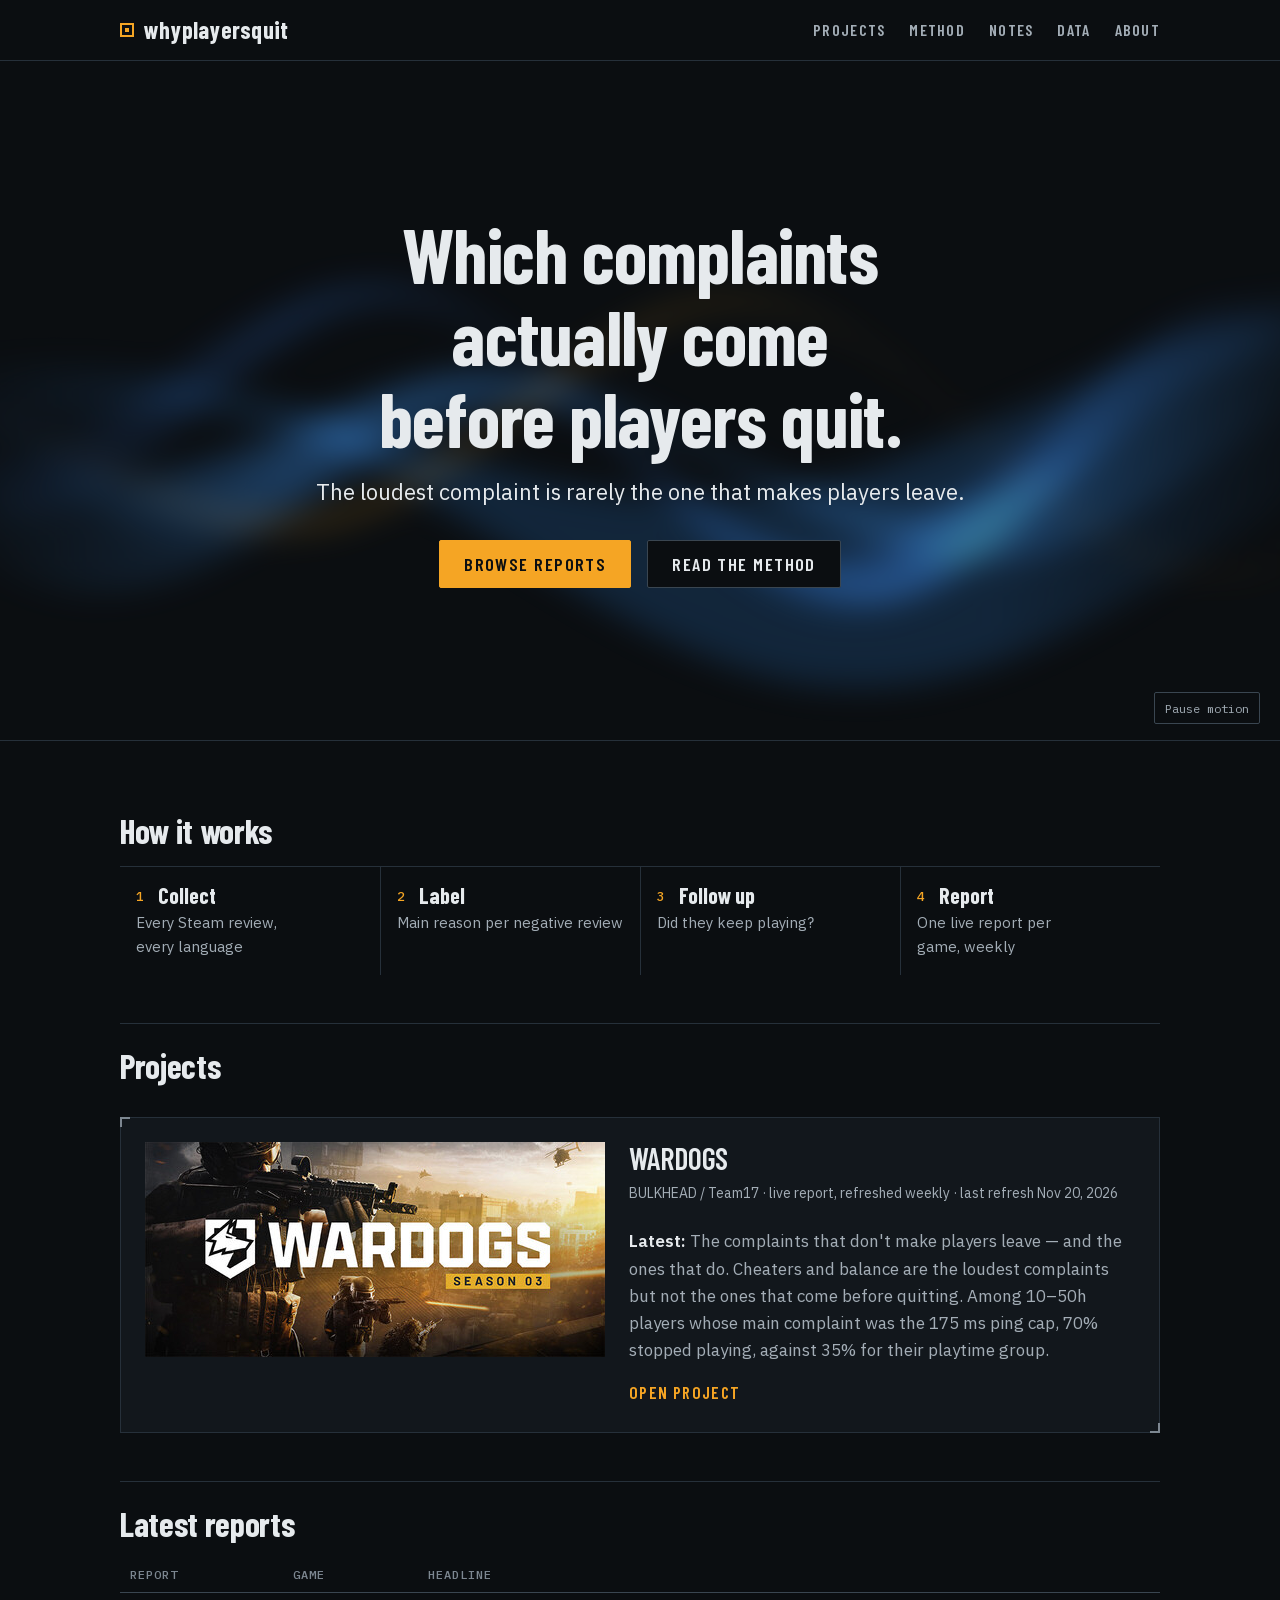
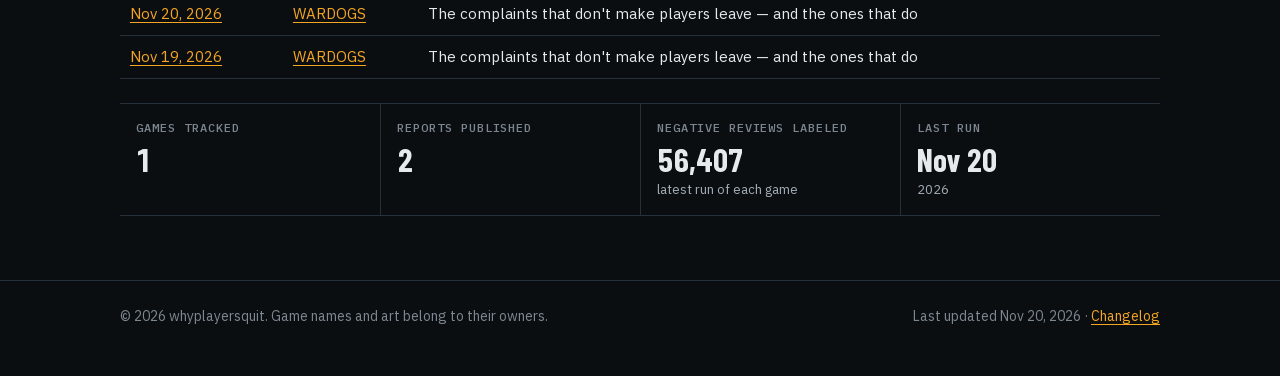
<file: index.html>
<!doctype html>
<html lang="en">
<head>
<meta charset="utf-8">
<meta name="viewport" content="width=device-width, initial-scale=1">
<title>whyplayersquit · Which complaints come before players quit</title>
<meta name="description" content="Which complaints in public Steam reviews actually come before players quit.">
<meta property="og:title" content="whyplayersquit · Which complaints come before players quit">
<meta property="og:description" content="Which complaints in public Steam reviews actually come before players quit.">
<link rel="icon" href="data:image/svg+xml,%3Csvg xmlns='http://www.w3.org/2000/svg' viewBox='0 0 16 16'%3E%3Crect x='1' y='1' width='14' height='14' fill='%230B0E11' stroke='%23F5A524' stroke-width='2'/%3E%3Crect x='5' y='5' width='6' height='6' fill='%23F5A524'/%3E%3C/svg%3E">
<meta name="theme-color" content="#0B0E11">
<link rel="stylesheet" href="./css/site.css">

</head>
<body data-root="./">
<header class="site-head"><div class="inner">
<a class="brand" href="./"><span class="brand-mark" aria-hidden="true"></span>whyplayersquit</a>
<nav aria-label="Main"><ul class="nav"><li><a href="./projects/">Projects</a></li><li><a href="./method/">Method</a></li><li><a href="./notes/">Notes</a></li><li><a href="./data/">Data</a></li><li><a href="./about/">About</a></li></ul></nav>
</div></header>
<main>
<section class="hero hero-wave">
<canvas class="wave" aria-hidden="true"></canvas>
<div class="hero-inner">
<h1>Which complaints actually come before players quit.</h1>
<p class="lede">The loudest complaint is rarely the one that makes players leave.</p>
<p class="hero-actions"><a class="btn btn-primary" href="./projects/">Browse reports</a><a class="btn" href="./method/">Read the method</a></p>
</div>
<button type="button" class="wave-toggle" aria-pressed="false">Pause motion</button>
</section>
<script src="./js/wave.js" defer></script>

<h2>How it works</h2>
<ol class="steps">
<li><span class="label">Collect</span><p>Every Steam review, every language</p></li>
<li><span class="label">Label</span><p>Main reason per negative review</p></li>
<li><span class="label">Follow up</span><p>Did they keep playing?</p></li>
<li><span class="label">Report</span><p>One live report per game, weekly</p></li>
</ol>

<h2>Projects</h2>
<div class="panel">
<a class="report-card" href="./projects/wardogs/">
<figure class="art">
<img src="./assets/wardogs-header.jpg" alt="WARDOGS official Steam header art" width="460" height="215">
</figure>
<div>
<h3>WARDOGS</h3>
<p class="meta">BULKHEAD / Team17 · live report, refreshed weekly · last refresh Nov 20, 2026</p>
<p><strong>Latest:</strong> The complaints that don't make players leave — and the ones that do. Cheaters and balance are the loudest complaints but not the ones that come before quitting. Among 10–50h players whose main complaint was the 175 ms ping cap, 70% stopped playing, against 35% for their playtime group.</p>
<span class="go">Open project</span>
</div>
</a>
</div>

<h2>Latest reports</h2>
<div class="table-wrap"><table class="text-table reports-table">
<thead><tr><th>Report</th><th>Game</th><th class="wrap">Headline</th></tr></thead><tbody><tr><td><a href="./projects/wardogs/">Nov 20, 2026</a></td><td><a href="./projects/wardogs/">WARDOGS</a></td><td class="wrap">The complaints that don't make players leave — and the ones that do</td></tr><tr><td><a href="./projects/wardogs/archive/2026-11-19/">Nov 19, 2026</a></td><td><a href="./projects/wardogs/">WARDOGS</a></td><td class="wrap">The complaints that don't make players leave — and the ones that do</td></tr></tbody></table></div>

<div class="stats">
<div class="stat"><span class="label">Games tracked</span><span class="value">1</span></div>
<div class="stat"><span class="label">Reports published</span><span class="value">2</span></div>
<div class="stat"><span class="label">Negative reviews labeled</span><span class="value">56,407</span><span class="note">latest run of each game</span></div>
<div class="stat"><span class="label">Last run</span><span class="value">Nov 20</span><span class="note">2026</span></div>
</div>


</main>
<footer class="site-foot"><div class="inner">
<span>© 2026 whyplayersquit. Game names and art belong to their owners.</span>
<span>Last updated Nov 20, 2026 · <a href="./data/#changelog">Changelog</a></span>
</div></footer>
</body>
</html>
</file>
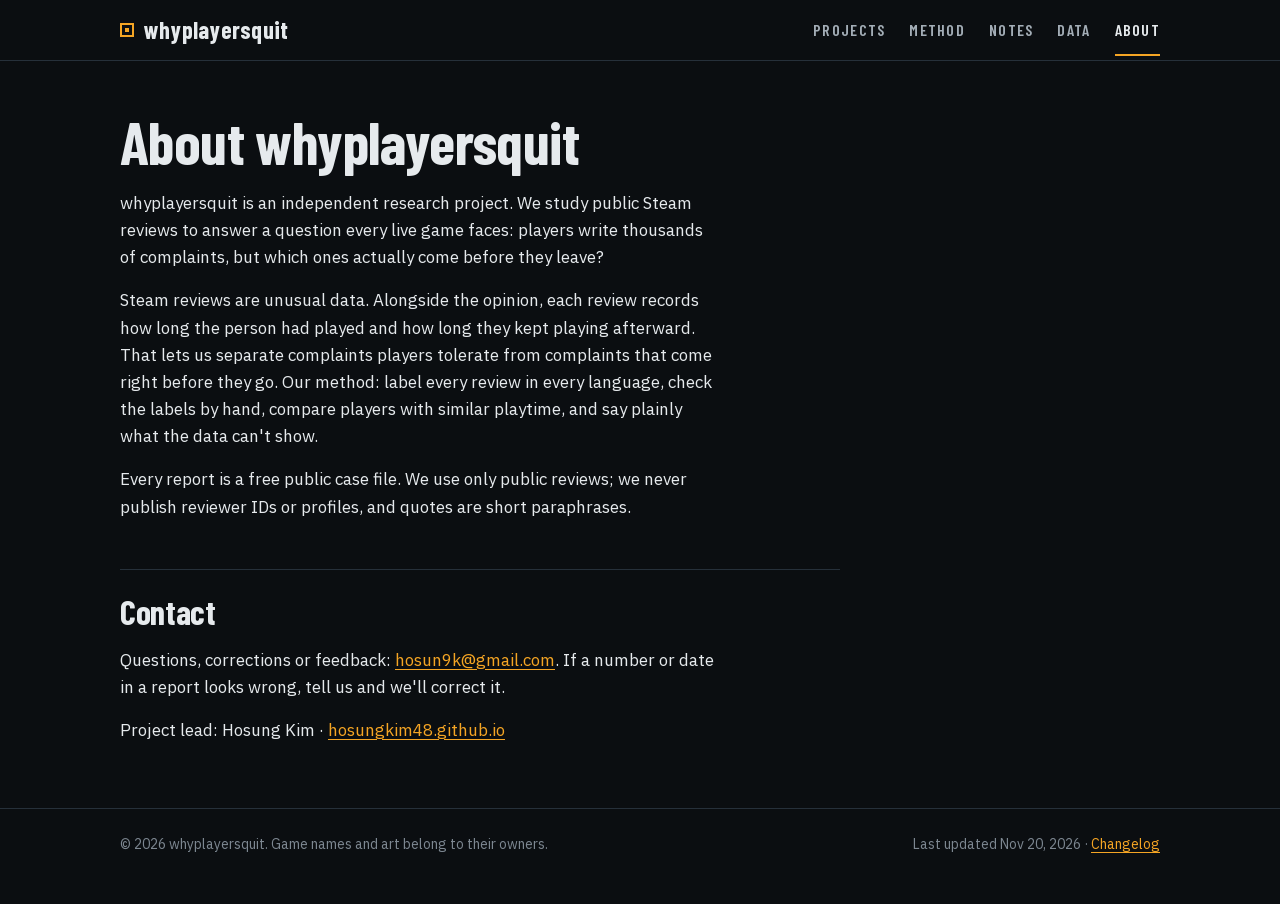
<file: about/index.html>
<!doctype html>
<html lang="en">
<head>
<meta charset="utf-8">
<meta name="viewport" content="width=device-width, initial-scale=1">
<title>About · whyplayersquit</title>
<meta name="description" content="Who made whyplayersquit and why.">
<meta property="og:title" content="About · whyplayersquit">
<meta property="og:description" content="Who made whyplayersquit and why.">
<link rel="icon" href="data:image/svg+xml,%3Csvg xmlns='http://www.w3.org/2000/svg' viewBox='0 0 16 16'%3E%3Crect x='1' y='1' width='14' height='14' fill='%230B0E11' stroke='%23F5A524' stroke-width='2'/%3E%3Crect x='5' y='5' width='6' height='6' fill='%23F5A524'/%3E%3C/svg%3E">
<meta name="theme-color" content="#0B0E11">
<link rel="stylesheet" href="../css/site.css">

</head>
<body data-root="../">
<header class="site-head"><div class="inner">
<a class="brand" href="../"><span class="brand-mark" aria-hidden="true"></span>whyplayersquit</a>
<nav aria-label="Main"><ul class="nav"><li><a href="../projects/">Projects</a></li><li><a href="../method/">Method</a></li><li><a href="../notes/">Notes</a></li><li><a href="../data/">Data</a></li><li><a href="../about/" aria-current="page">About</a></li></ul></nav>
</div></header>
<main>
<div class="prose">
<h1>About whyplayersquit</h1>
<p>whyplayersquit is an independent research project. We study public Steam reviews to answer a question every live game faces: players write thousands of complaints, but which ones actually come before they leave?</p>
<p>Steam reviews are unusual data. Alongside the opinion, each review records how long the person had played and how long they kept playing afterward. That lets us separate complaints players tolerate from complaints that come right before they go. Our method: label every review in every language, check the labels by hand, compare players with similar playtime, and say plainly what the data can't show.</p>
<p>Every report is a free public case file. We use only public reviews; we never publish reviewer IDs or profiles, and quotes are short paraphrases.</p>

<h2>Contact</h2>
<p>Questions, corrections or feedback: <a href="mailto:hosun9k@gmail.com">hosun9k@gmail.com</a>. If a number or date in a report looks wrong, tell us and we'll correct it.</p>
<p>Project lead: Hosung Kim · <a href="https://hosungkim48.github.io/">hosungkim48.github.io</a></p>
</div>


</main>
<footer class="site-foot"><div class="inner">
<span>© 2026 whyplayersquit. Game names and art belong to their owners.</span>
<span>Last updated Nov 20, 2026 · <a href="../data/#changelog">Changelog</a></span>
</div></footer>
</body>
</html>
</file>
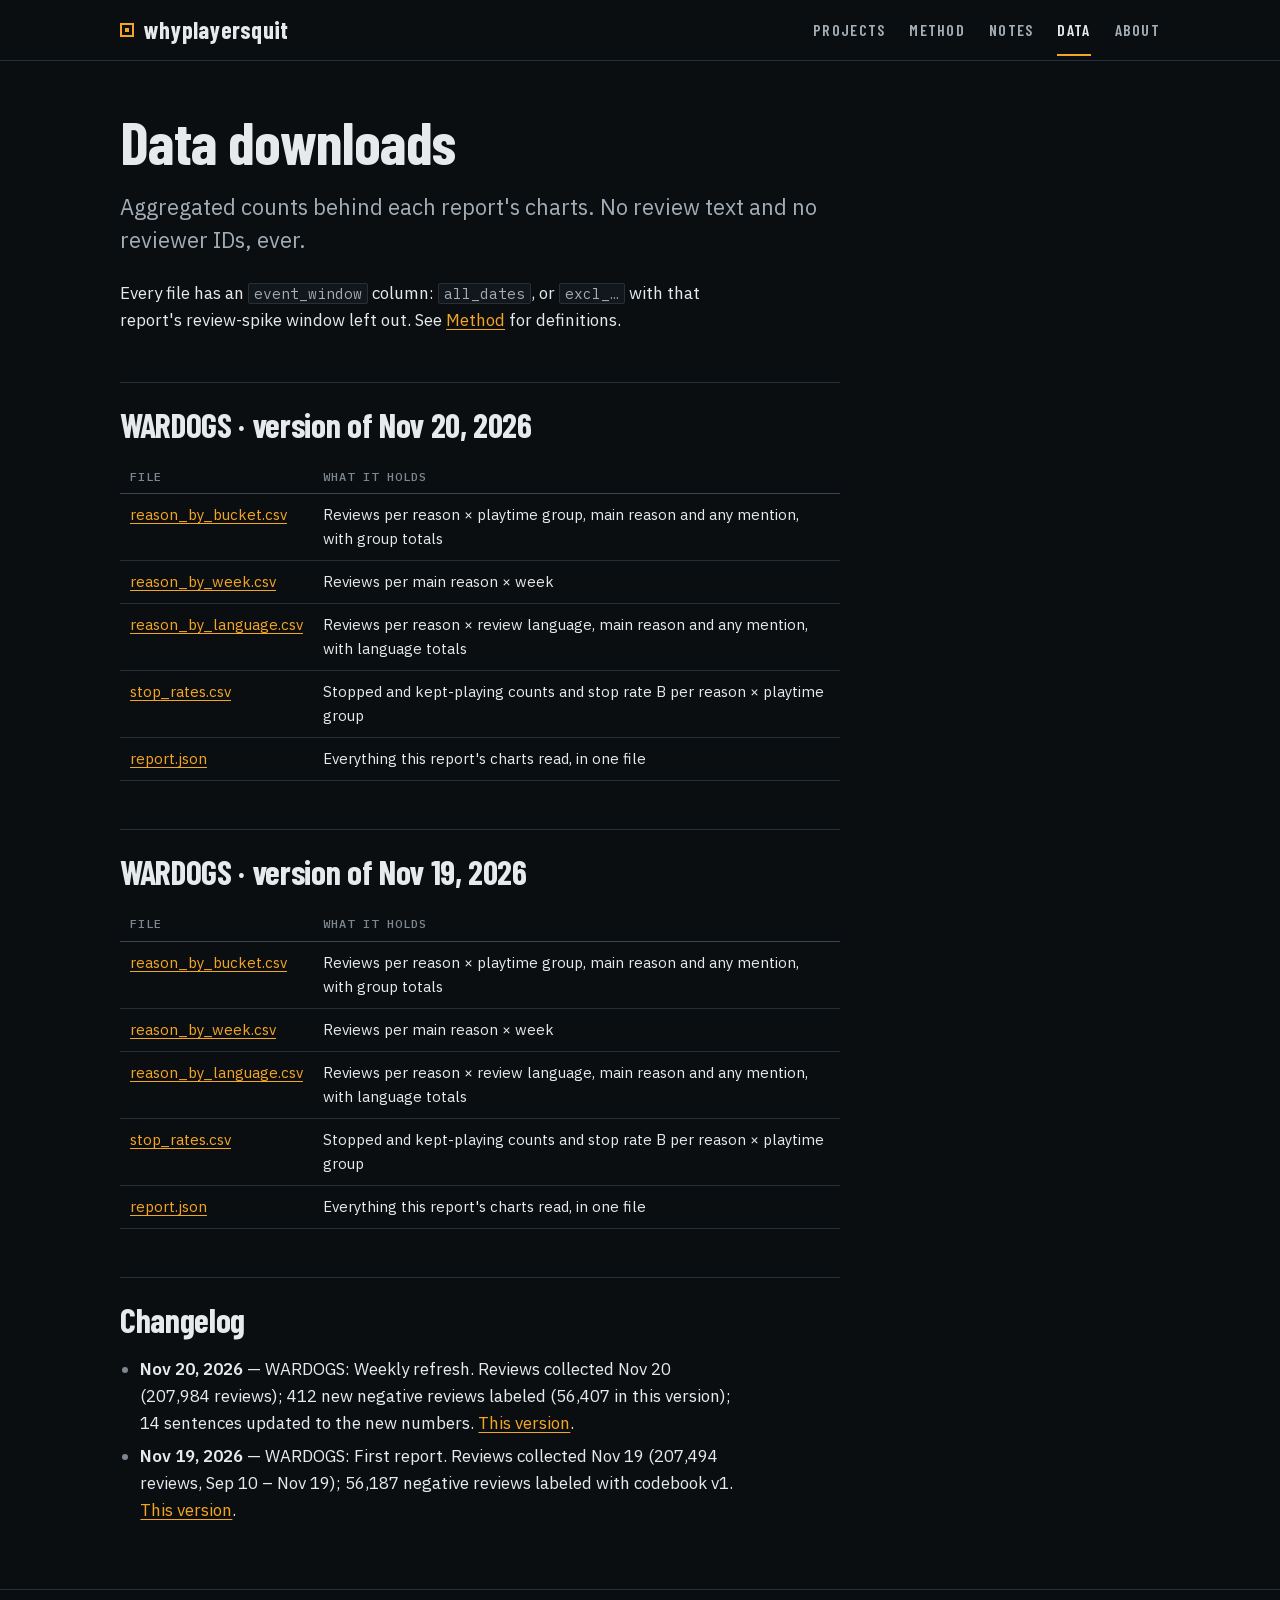
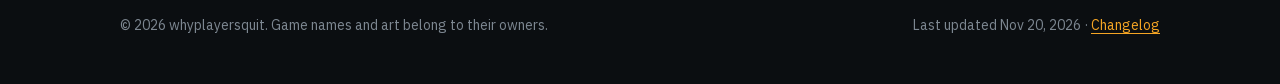
<file: data/index.html>
<!doctype html>
<html lang="en">
<head>
<meta charset="utf-8">
<meta name="viewport" content="width=device-width, initial-scale=1">
<title>Data · whyplayersquit</title>
<meta name="description" content="Aggregated CSV downloads per report, and the changelog.">
<meta property="og:title" content="Data · whyplayersquit">
<meta property="og:description" content="Aggregated CSV downloads per report, and the changelog.">
<link rel="icon" href="data:image/svg+xml,%3Csvg xmlns='http://www.w3.org/2000/svg' viewBox='0 0 16 16'%3E%3Crect x='1' y='1' width='14' height='14' fill='%230B0E11' stroke='%23F5A524' stroke-width='2'/%3E%3Crect x='5' y='5' width='6' height='6' fill='%23F5A524'/%3E%3C/svg%3E">
<meta name="theme-color" content="#0B0E11">
<link rel="stylesheet" href="../css/site.css">

</head>
<body data-root="../">
<header class="site-head"><div class="inner">
<a class="brand" href="../"><span class="brand-mark" aria-hidden="true"></span>whyplayersquit</a>
<nav aria-label="Main"><ul class="nav"><li><a href="../projects/">Projects</a></li><li><a href="../method/">Method</a></li><li><a href="../notes/">Notes</a></li><li><a href="../data/" aria-current="page">Data</a></li><li><a href="../about/">About</a></li></ul></nav>
</div></header>
<main>
<div class="prose">
<h1>Data downloads</h1>
<p class="lede">Aggregated counts behind each report's charts. No review text and no reviewer IDs, ever.</p>
<p>Every file has an <code>event_window</code> column: <code>all_dates</code>, or <code>excl_…</code> with that report's review-spike window left out. See <a href="../method/">Method</a> for definitions.</p>
<h2>WARDOGS · version of Nov 20, 2026</h2>
<div class="table-wrap"><table class="text-table">
<thead><tr><th>File</th><th class="wrap">What it holds</th></tr></thead>
<tbody><tr><td><a href="../data/wardogs/2026-11-20/csv/reason_by_bucket.csv" download>reason_by_bucket.csv</a></td><td class="wrap">Reviews per reason × playtime group, main reason and any mention, with group totals</td></tr><tr><td><a href="../data/wardogs/2026-11-20/csv/reason_by_week.csv" download>reason_by_week.csv</a></td><td class="wrap">Reviews per main reason × week</td></tr><tr><td><a href="../data/wardogs/2026-11-20/csv/reason_by_language.csv" download>reason_by_language.csv</a></td><td class="wrap">Reviews per reason × review language, main reason and any mention, with language totals</td></tr><tr><td><a href="../data/wardogs/2026-11-20/csv/stop_rates.csv" download>stop_rates.csv</a></td><td class="wrap">Stopped and kept-playing counts and stop rate B per reason × playtime group</td></tr><tr><td><a href="../data/wardogs/2026-11-20/report.json">report.json</a></td><td class="wrap">Everything this report's charts read, in one file</td></tr></tbody></table></div><h2>WARDOGS · version of Nov 19, 2026</h2>
<div class="table-wrap"><table class="text-table">
<thead><tr><th>File</th><th class="wrap">What it holds</th></tr></thead>
<tbody><tr><td><a href="../data/wardogs/2026-11-19/csv/reason_by_bucket.csv" download>reason_by_bucket.csv</a></td><td class="wrap">Reviews per reason × playtime group, main reason and any mention, with group totals</td></tr><tr><td><a href="../data/wardogs/2026-11-19/csv/reason_by_week.csv" download>reason_by_week.csv</a></td><td class="wrap">Reviews per main reason × week</td></tr><tr><td><a href="../data/wardogs/2026-11-19/csv/reason_by_language.csv" download>reason_by_language.csv</a></td><td class="wrap">Reviews per reason × review language, main reason and any mention, with language totals</td></tr><tr><td><a href="../data/wardogs/2026-11-19/csv/stop_rates.csv" download>stop_rates.csv</a></td><td class="wrap">Stopped and kept-playing counts and stop rate B per reason × playtime group</td></tr><tr><td><a href="../data/wardogs/2026-11-19/report.json">report.json</a></td><td class="wrap">Everything this report's charts read, in one file</td></tr></tbody></table></div>
<h2 id="changelog">Changelog</h2>
<ul><li><strong>Nov 20, 2026</strong> — WARDOGS: Weekly refresh. Reviews collected Nov 20 (207,984 reviews); 412 new negative reviews labeled (56,407 in this version); 14 sentences updated to the new numbers. <a href="../projects/wardogs/archive/2026-11-20/">This version</a>.</li><li><strong>Nov 19, 2026</strong> — WARDOGS: First report. Reviews collected Nov 19 (207,494 reviews, Sep 10 – Nov 19); 56,187 negative reviews labeled with codebook v1. <a href="../projects/wardogs/archive/2026-11-19/">This version</a>.</li></ul>
</div>

</main>
<footer class="site-foot"><div class="inner">
<span>© 2026 whyplayersquit. Game names and art belong to their owners.</span>
<span>Last updated Nov 20, 2026 · <a href="../data/#changelog">Changelog</a></span>
</div></footer>
</body>
</html>
</file>
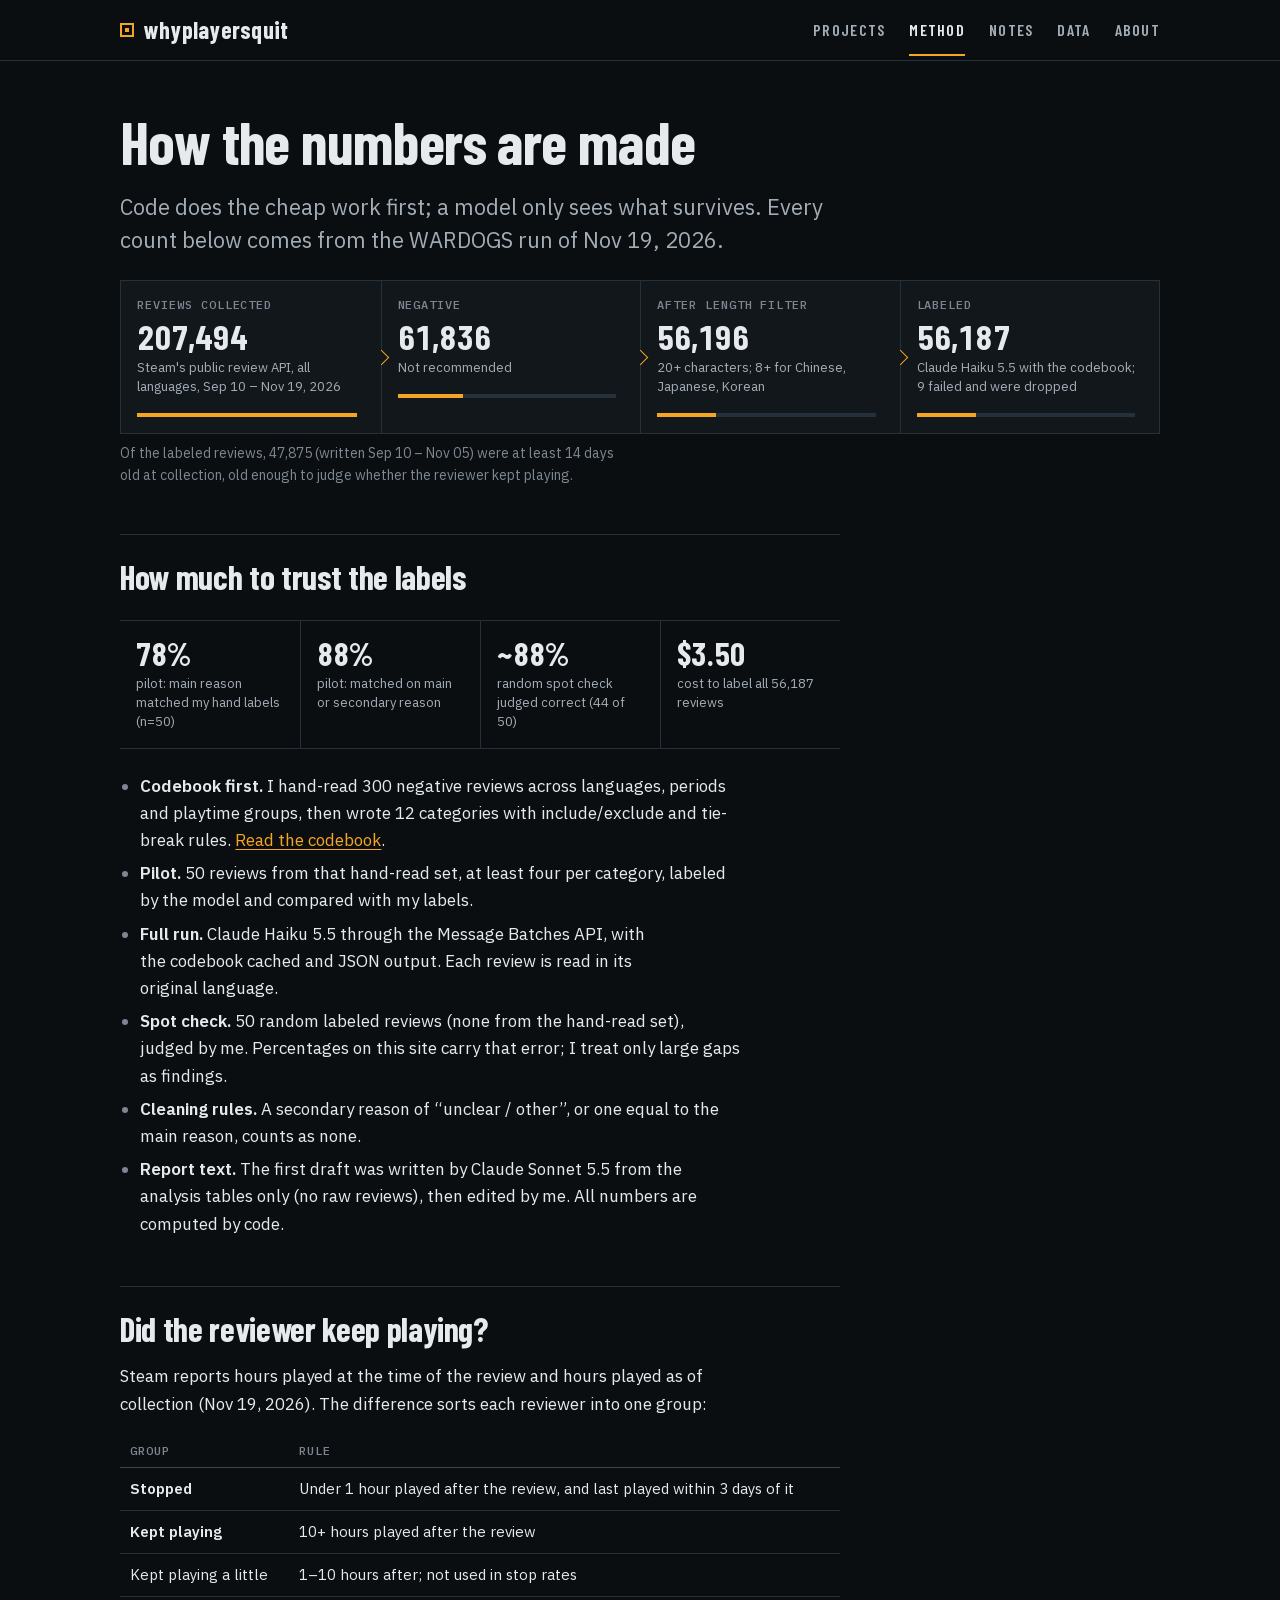
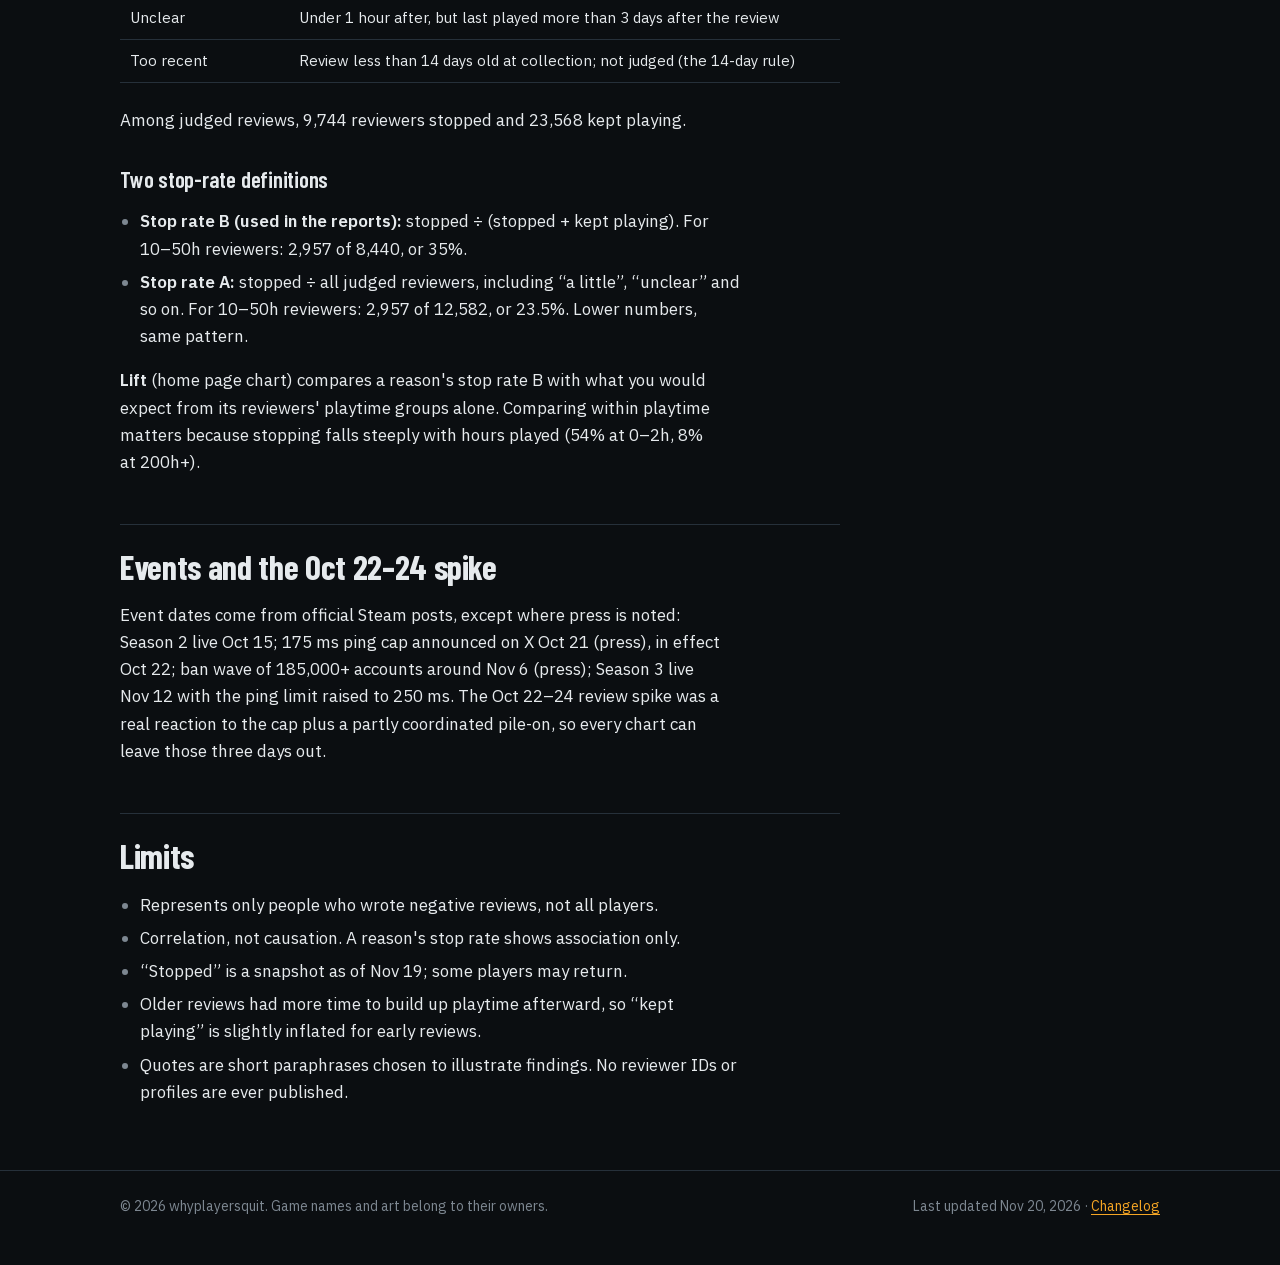
<file: method/index.html>
<!doctype html>
<html lang="en">
<head>
<meta charset="utf-8">
<meta name="viewport" content="width=device-width, initial-scale=1">
<title>Method · whyplayersquit</title>
<meta name="description" content="How whyplayersquit collects, filters, labels and checks Steam reviews.">
<meta property="og:title" content="Method · whyplayersquit">
<meta property="og:description" content="How whyplayersquit collects, filters, labels and checks Steam reviews.">
<link rel="icon" href="data:image/svg+xml,%3Csvg xmlns='http://www.w3.org/2000/svg' viewBox='0 0 16 16'%3E%3Crect x='1' y='1' width='14' height='14' fill='%230B0E11' stroke='%23F5A524' stroke-width='2'/%3E%3Crect x='5' y='5' width='6' height='6' fill='%23F5A524'/%3E%3C/svg%3E">
<meta name="theme-color" content="#0B0E11">
<link rel="stylesheet" href="../css/site.css">

</head>
<body data-root="../">
<header class="site-head"><div class="inner">
<a class="brand" href="../"><span class="brand-mark" aria-hidden="true"></span>whyplayersquit</a>
<nav aria-label="Main"><ul class="nav"><li><a href="../projects/">Projects</a></li><li><a href="../method/" aria-current="page">Method</a></li><li><a href="../notes/">Notes</a></li><li><a href="../data/">Data</a></li><li><a href="../about/">About</a></li></ul></nav>
</div></header>
<main>
<div class="prose">
<h1>How the numbers are made</h1>
<p class="lede">Code does the cheap work first; a model only sees what survives. Every count below comes from the WARDOGS run of Nov 19, 2026.</p>
</div>

<div class="pipeline" role="list">
<div class="step" role="listitem"><span class="label">Reviews collected</span><b>207,494</b><div class="how">Steam's public review API, all languages, Sep 10 – Nov 19, 2026</div><div class="bar-track"><i style="width:100%"></i></div></div>
<div class="step" role="listitem"><span class="label">Negative</span><b>61,836</b><div class="how">Not recommended</div><div class="bar-track"><i style="width:29.8%"></i></div></div>
<div class="step" role="listitem"><span class="label">After length filter</span><b>56,196</b><div class="how">20+ characters; 8+ for Chinese, Japanese, Korean</div><div class="bar-track"><i style="width:27.1%"></i></div></div>
<div class="step" role="listitem"><span class="label">Labeled</span><b>56,187</b><div class="how">Claude Haiku 5.5 with the codebook; 9 failed and were dropped</div><div class="bar-track"><i style="width:27.1%"></i></div></div>
</div>
<p class="meta">Of the labeled reviews, 47,875 (written Sep 10 – Nov 05) were at least 14 days old at collection, old enough to judge whether the reviewer kept playing.</p>

<div class="prose">
<h2>How much to trust the labels</h2>
<div class="stats">
<div class="stat"><span class="value">78%</span><span class="note">pilot: main reason matched my hand labels (n=50)</span></div>
<div class="stat"><span class="value">88%</span><span class="note">pilot: matched on main or secondary reason</span></div>
<div class="stat"><span class="value">~88%</span><span class="note">random spot check judged correct (44 of 50)</span></div>
<div class="stat"><span class="value">$3.50</span><span class="note">cost to label all 56,187 reviews</span></div>
</div>
<ul>
<li><strong>Codebook first.</strong> I hand-read 300 negative reviews across languages, periods and playtime groups, then wrote 12 categories with include/exclude and tie-break rules. <a href="../method/codebook/">Read the codebook</a>.</li>
<li><strong>Pilot.</strong> 50 reviews from that hand-read set, at least four per category, labeled by the model and compared with my labels.</li>
<li><strong>Full run.</strong> Claude Haiku 5.5 through the Message Batches API, with the codebook cached and JSON output. Each review is read in its original language.</li>
<li><strong>Spot check.</strong> 50 random labeled reviews (none from the hand-read set), judged by me. Percentages on this site carry that error; I treat only large gaps as findings.</li>
<li><strong>Cleaning rules.</strong> A secondary reason of “unclear / other”, or one equal to the main reason, counts as none.</li>
<li><strong>Report text.</strong> The first draft was written by Claude Sonnet 5.5 from the analysis tables only (no raw reviews), then edited by me. All numbers are computed by code.</li>
</ul>

<h2>Did the reviewer keep playing?</h2>
<p>Steam reports hours played at the time of the review and hours played as of collection (Nov 19, 2026). The difference sorts each reviewer into one group:</p>
<div class="table-wrap"><table class="text-table">
<thead><tr><th>Group</th><th class="wrap">Rule</th></tr></thead>
<tbody>
<tr><td><strong>Stopped</strong></td><td class="wrap">Under 1 hour played after the review, and last played within 3 days of it</td></tr>
<tr><td><strong>Kept playing</strong></td><td class="wrap">10+ hours played after the review</td></tr>
<tr><td>Kept playing a little</td><td class="wrap">1–10 hours after; not used in stop rates</td></tr>
<tr><td>Unclear</td><td class="wrap">Under 1 hour after, but last played more than 3 days after the review</td></tr>
<tr><td>Too recent</td><td class="wrap">Review less than 14 days old at collection; not judged (the 14-day rule)</td></tr>
</tbody></table></div>
<p>Among judged reviews, 9,744 reviewers stopped and 23,568 kept playing.</p>

<h3>Two stop-rate definitions</h3>
<ul>
<li><strong>Stop rate B (used in the reports):</strong> stopped ÷ (stopped + kept playing). For 10–50h reviewers: 2,957 of 8,440, or 35%.</li>
<li><strong>Stop rate A:</strong> stopped ÷ all judged reviewers, including “a little”, “unclear” and so on. For 10–50h reviewers: 2,957 of 12,582, or 23.5%. Lower numbers, same pattern.</li>
</ul>
<p><strong>Lift</strong> (home page chart) compares a reason's stop rate B with what you would expect from its reviewers' playtime groups alone. Comparing within playtime matters because stopping falls steeply with hours played (54% at 0–2h, 8% at 200h+).</p>

<h2>Events and the Oct 22–24 spike</h2>
<p>Event dates come from official Steam posts, except where press is noted: Season 2 live Oct 15; 175 ms ping cap announced on X Oct 21 (press), in effect Oct 22; ban wave of 185,000+ accounts around Nov 6 (press); Season 3 live Nov 12 with the ping limit raised to 250 ms. The Oct 22–24 review spike was a real reaction to the cap plus a partly coordinated pile-on, so every chart can leave those three days out.</p>

<h2>Limits</h2>
<ul>
<li>Represents only people who wrote negative reviews, not all players.</li>
<li>Correlation, not causation. A reason's stop rate shows association only.</li>
<li>“Stopped” is a snapshot as of Nov 19; some players may return.</li>
<li>Older reviews had more time to build up playtime afterward, so “kept playing” is slightly inflated for early reviews.</li>
<li>Quotes are short paraphrases chosen to illustrate findings. No reviewer IDs or profiles are ever published.</li>
</ul>
</div>


</main>
<footer class="site-foot"><div class="inner">
<span>© 2026 whyplayersquit. Game names and art belong to their owners.</span>
<span>Last updated Nov 20, 2026 · <a href="../data/#changelog">Changelog</a></span>
</div></footer>
</body>
</html>
</file>
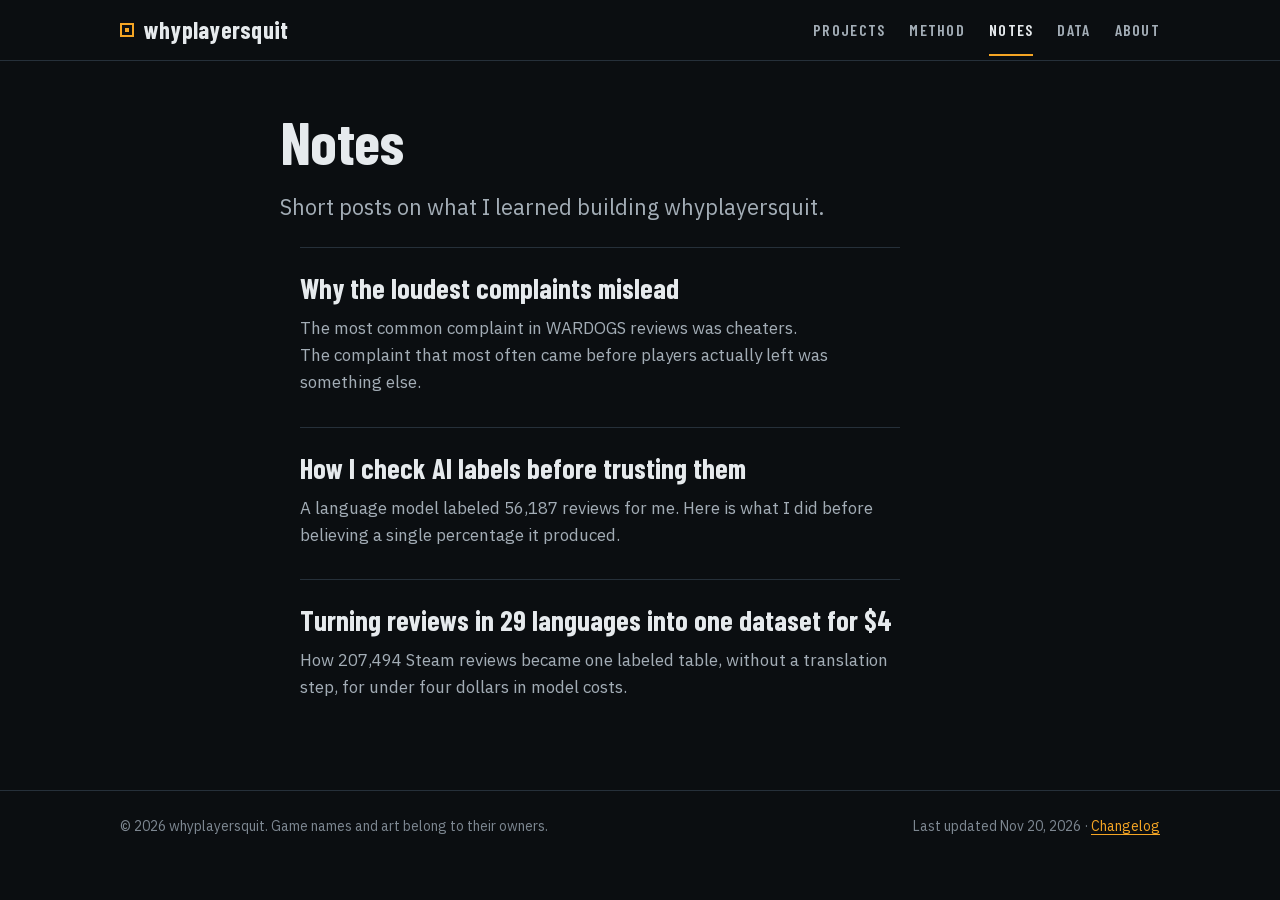
<file: notes/index.html>
<!doctype html>
<html lang="en">
<head>
<meta charset="utf-8">
<meta name="viewport" content="width=device-width, initial-scale=1">
<title>Notes · whyplayersquit</title>
<meta name="description" content="Short posts on method and lessons from whyplayersquit.">
<meta property="og:title" content="Notes · whyplayersquit">
<meta property="og:description" content="Short posts on method and lessons from whyplayersquit.">
<link rel="icon" href="data:image/svg+xml,%3Csvg xmlns='http://www.w3.org/2000/svg' viewBox='0 0 16 16'%3E%3Crect x='1' y='1' width='14' height='14' fill='%230B0E11' stroke='%23F5A524' stroke-width='2'/%3E%3Crect x='5' y='5' width='6' height='6' fill='%23F5A524'/%3E%3C/svg%3E">
<meta name="theme-color" content="#0B0E11">
<link rel="stylesheet" href="../css/site.css">

</head>
<body data-root="../">
<header class="site-head"><div class="inner">
<a class="brand" href="../"><span class="brand-mark" aria-hidden="true"></span>whyplayersquit</a>
<nav aria-label="Main"><ul class="nav"><li><a href="../projects/">Projects</a></li><li><a href="../method/">Method</a></li><li><a href="../notes/" aria-current="page">Notes</a></li><li><a href="../data/">Data</a></li><li><a href="../about/">About</a></li></ul></nav>
</div></header>
<main>
<div class="prose center"><h1>Notes</h1>
<p class="lede">Short posts on what I learned building whyplayersquit.</p><ul class="note-list"><li><a href="../notes/loudest-complaints/">Why the loudest complaints mislead</a><p>The most common complaint in WARDOGS reviews was cheaters. The complaint that most often came before players actually left was something else.</p></li><li><a href="../notes/checking-ai-labels/">How I check AI labels before trusting them</a><p>A language model labeled 56,187 reviews for me. Here is what I did before believing a single percentage it produced.</p></li><li><a href="../notes/29-languages/">Turning reviews in 29 languages into one dataset for $4</a><p>How 207,494 Steam reviews became one labeled table, without a translation step, for under four dollars in model costs.</p></li></ul></div>

</main>
<footer class="site-foot"><div class="inner">
<span>© 2026 whyplayersquit. Game names and art belong to their owners.</span>
<span>Last updated Nov 20, 2026 · <a href="../data/#changelog">Changelog</a></span>
</div></footer>
</body>
</html>
</file>
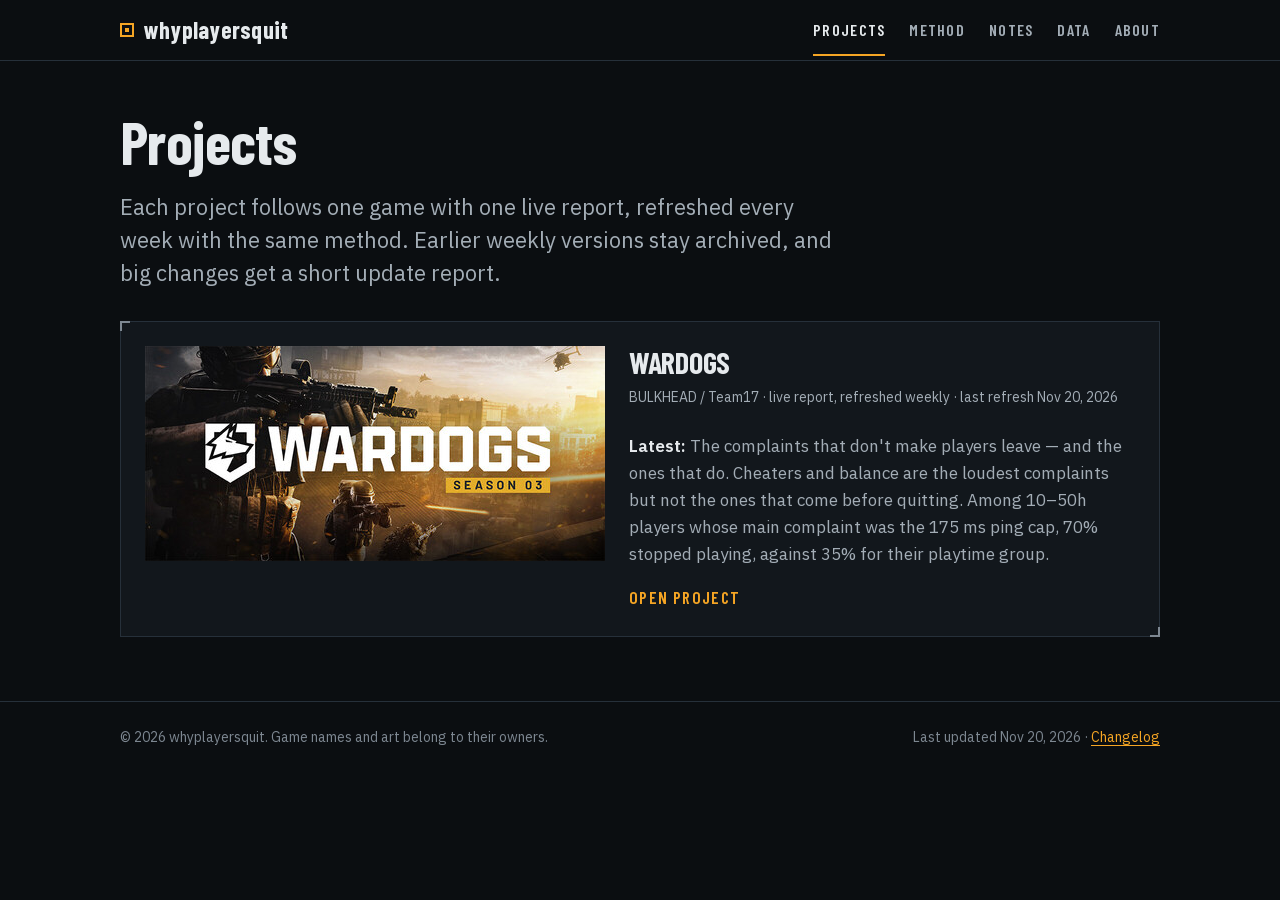
<file: projects/index.html>
<!doctype html>
<html lang="en">
<head>
<meta charset="utf-8">
<meta name="viewport" content="width=device-width, initial-scale=1">
<title>Projects · whyplayersquit</title>
<meta name="description" content="Game projects tracked by whyplayersquit.">
<meta property="og:title" content="Projects · whyplayersquit">
<meta property="og:description" content="Game projects tracked by whyplayersquit.">
<link rel="icon" href="data:image/svg+xml,%3Csvg xmlns='http://www.w3.org/2000/svg' viewBox='0 0 16 16'%3E%3Crect x='1' y='1' width='14' height='14' fill='%230B0E11' stroke='%23F5A524' stroke-width='2'/%3E%3Crect x='5' y='5' width='6' height='6' fill='%23F5A524'/%3E%3C/svg%3E">
<meta name="theme-color" content="#0B0E11">
<link rel="stylesheet" href="../css/site.css">

</head>
<body data-root="../">
<header class="site-head"><div class="inner">
<a class="brand" href="../"><span class="brand-mark" aria-hidden="true"></span>whyplayersquit</a>
<nav aria-label="Main"><ul class="nav"><li><a href="../projects/" aria-current="page">Projects</a></li><li><a href="../method/">Method</a></li><li><a href="../notes/">Notes</a></li><li><a href="../data/">Data</a></li><li><a href="../about/">About</a></li></ul></nav>
</div></header>
<main>
<div class="prose">
<h1>Projects</h1>
<p class="lede">Each project follows one game with one live report, refreshed every week with the same method. Earlier weekly versions stay archived, and big changes get a short update report.</p>
</div>
<div class="panel">
<a class="report-card" href="../projects/wardogs/">
<figure class="art">
<img src="../assets/wardogs-header.jpg" alt="WARDOGS official Steam header art" width="460" height="215">
</figure>
<div>
<h2>WARDOGS</h2>
<p class="meta">BULKHEAD / Team17 · live report, refreshed weekly · last refresh Nov 20, 2026</p>
<p><strong>Latest:</strong> The complaints that don't make players leave — and the ones that do. Cheaters and balance are the loudest complaints but not the ones that come before quitting. Among 10–50h players whose main complaint was the 175 ms ping cap, 70% stopped playing, against 35% for their playtime group.</p>
<span class="go">Open project</span>
</div>
</a>
</div>

</main>
<footer class="site-foot"><div class="inner">
<span>© 2026 whyplayersquit. Game names and art belong to their owners.</span>
<span>Last updated Nov 20, 2026 · <a href="../data/#changelog">Changelog</a></span>
</div></footer>
</body>
</html>
</file>
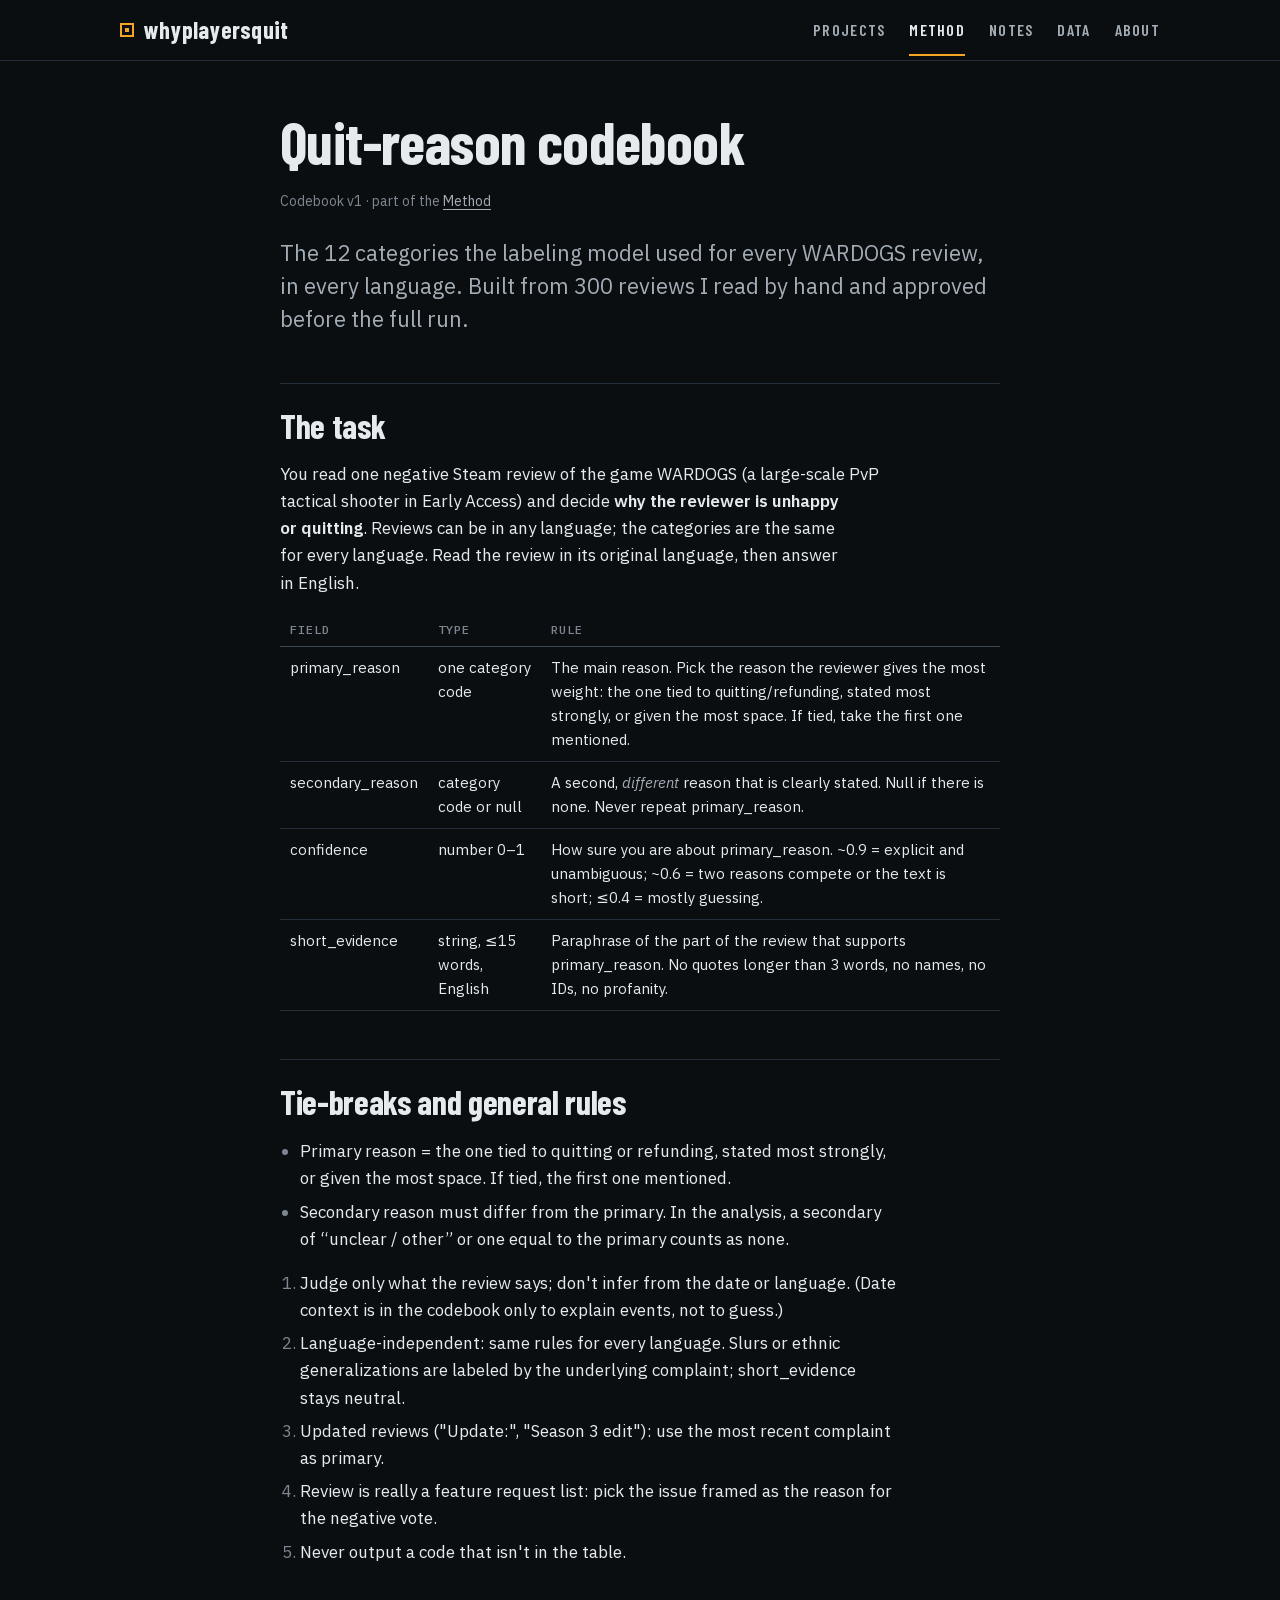
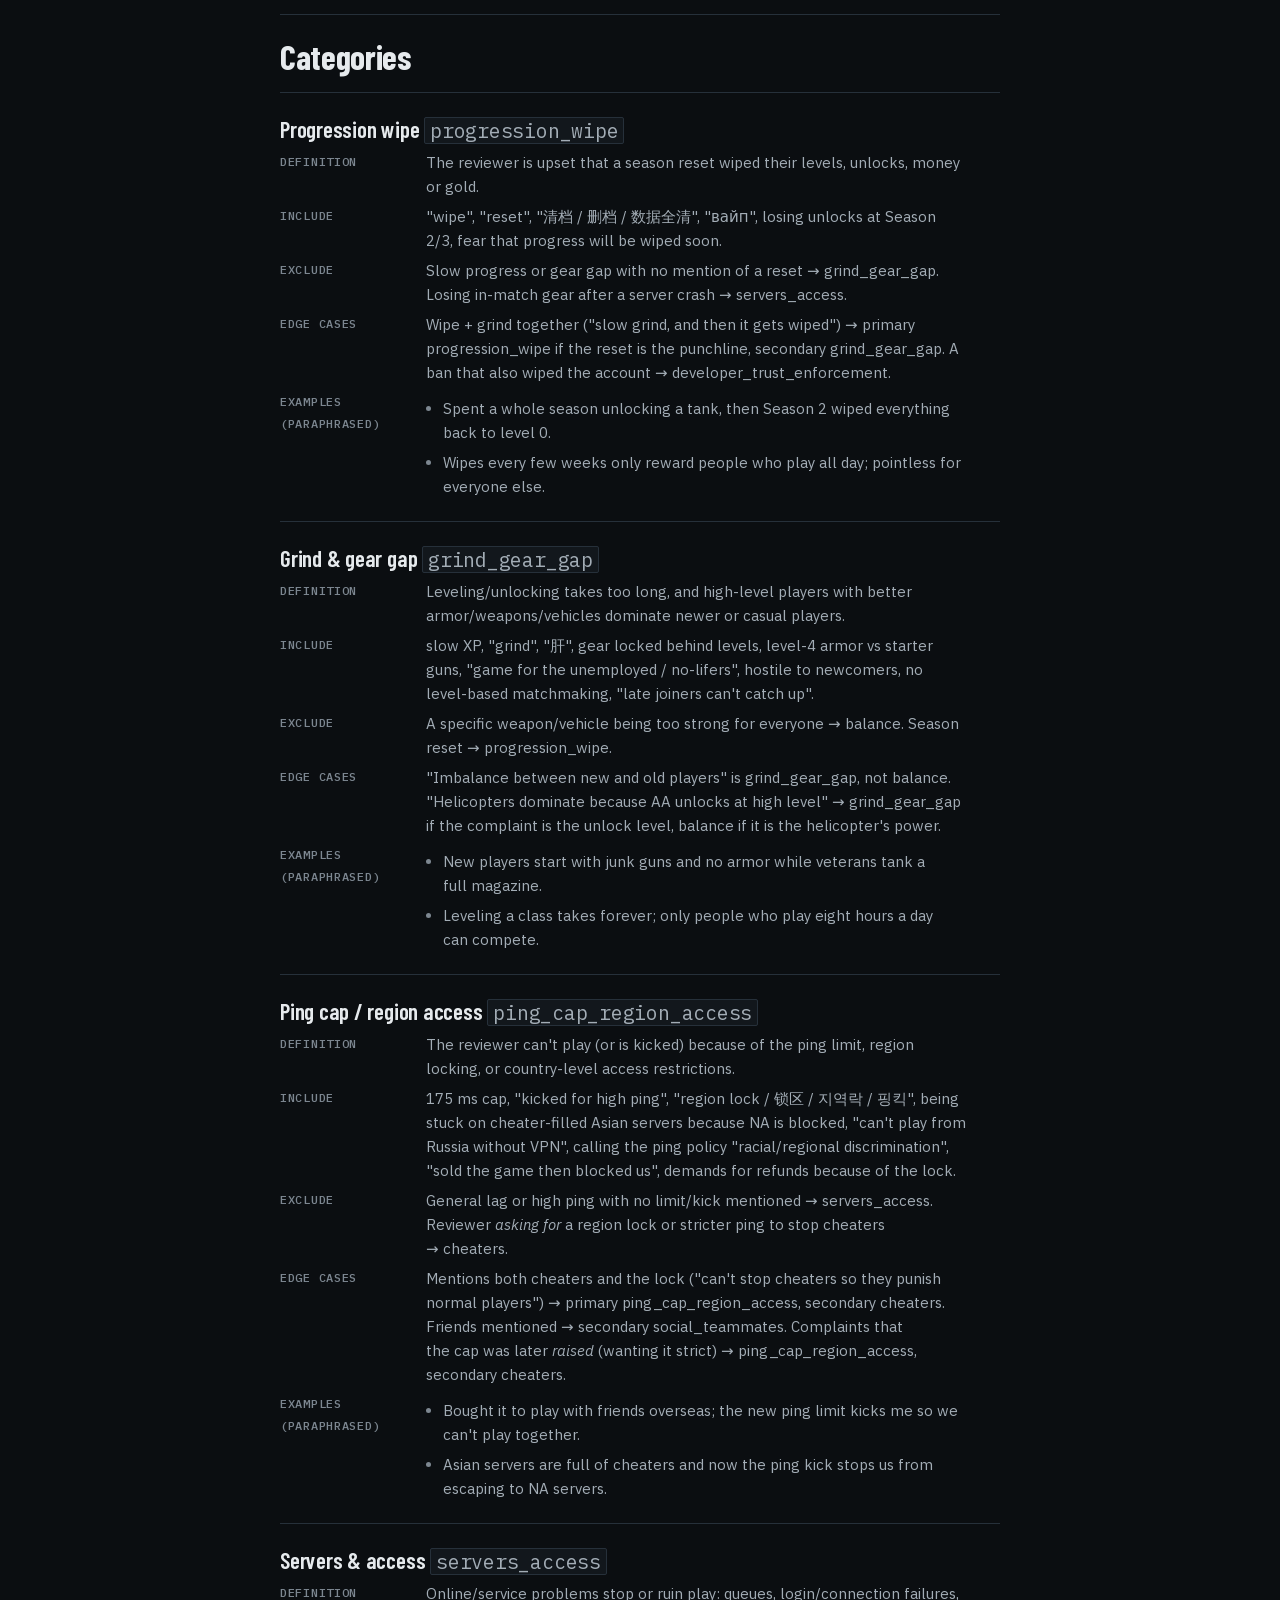
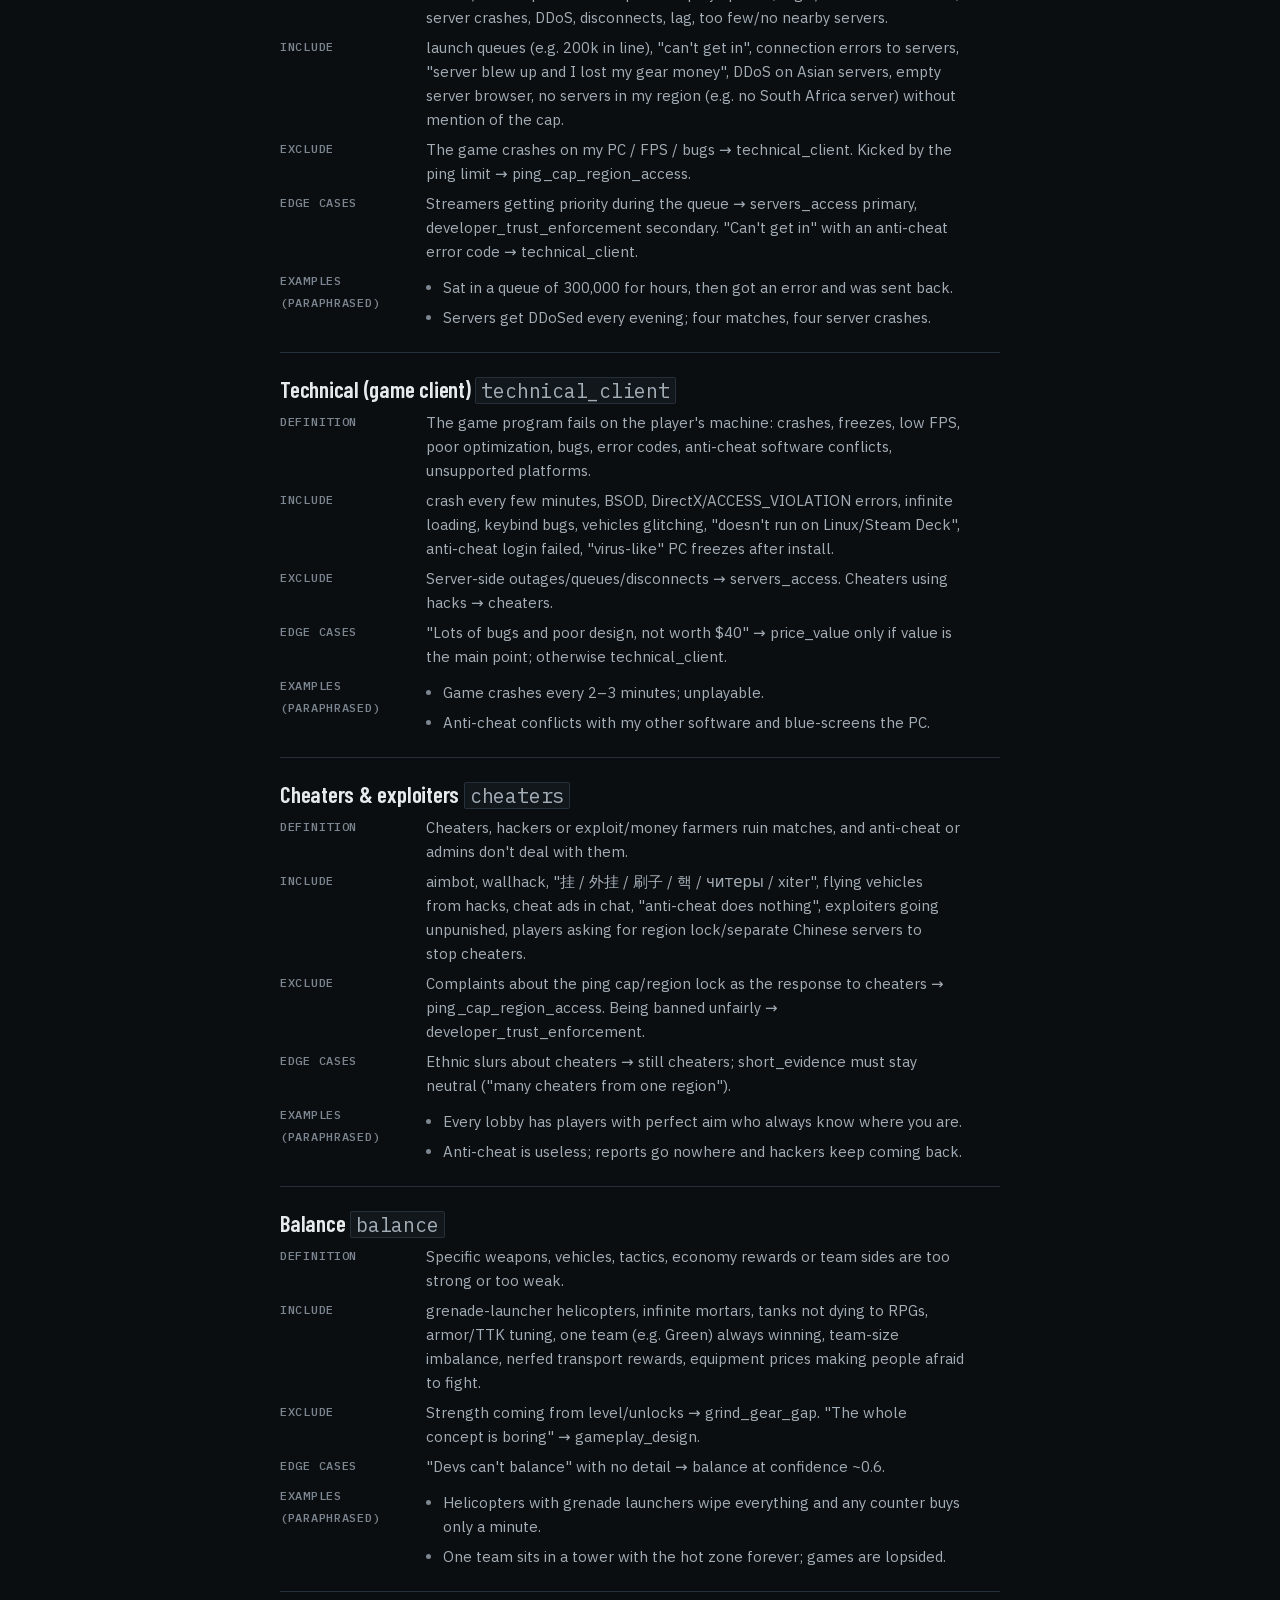
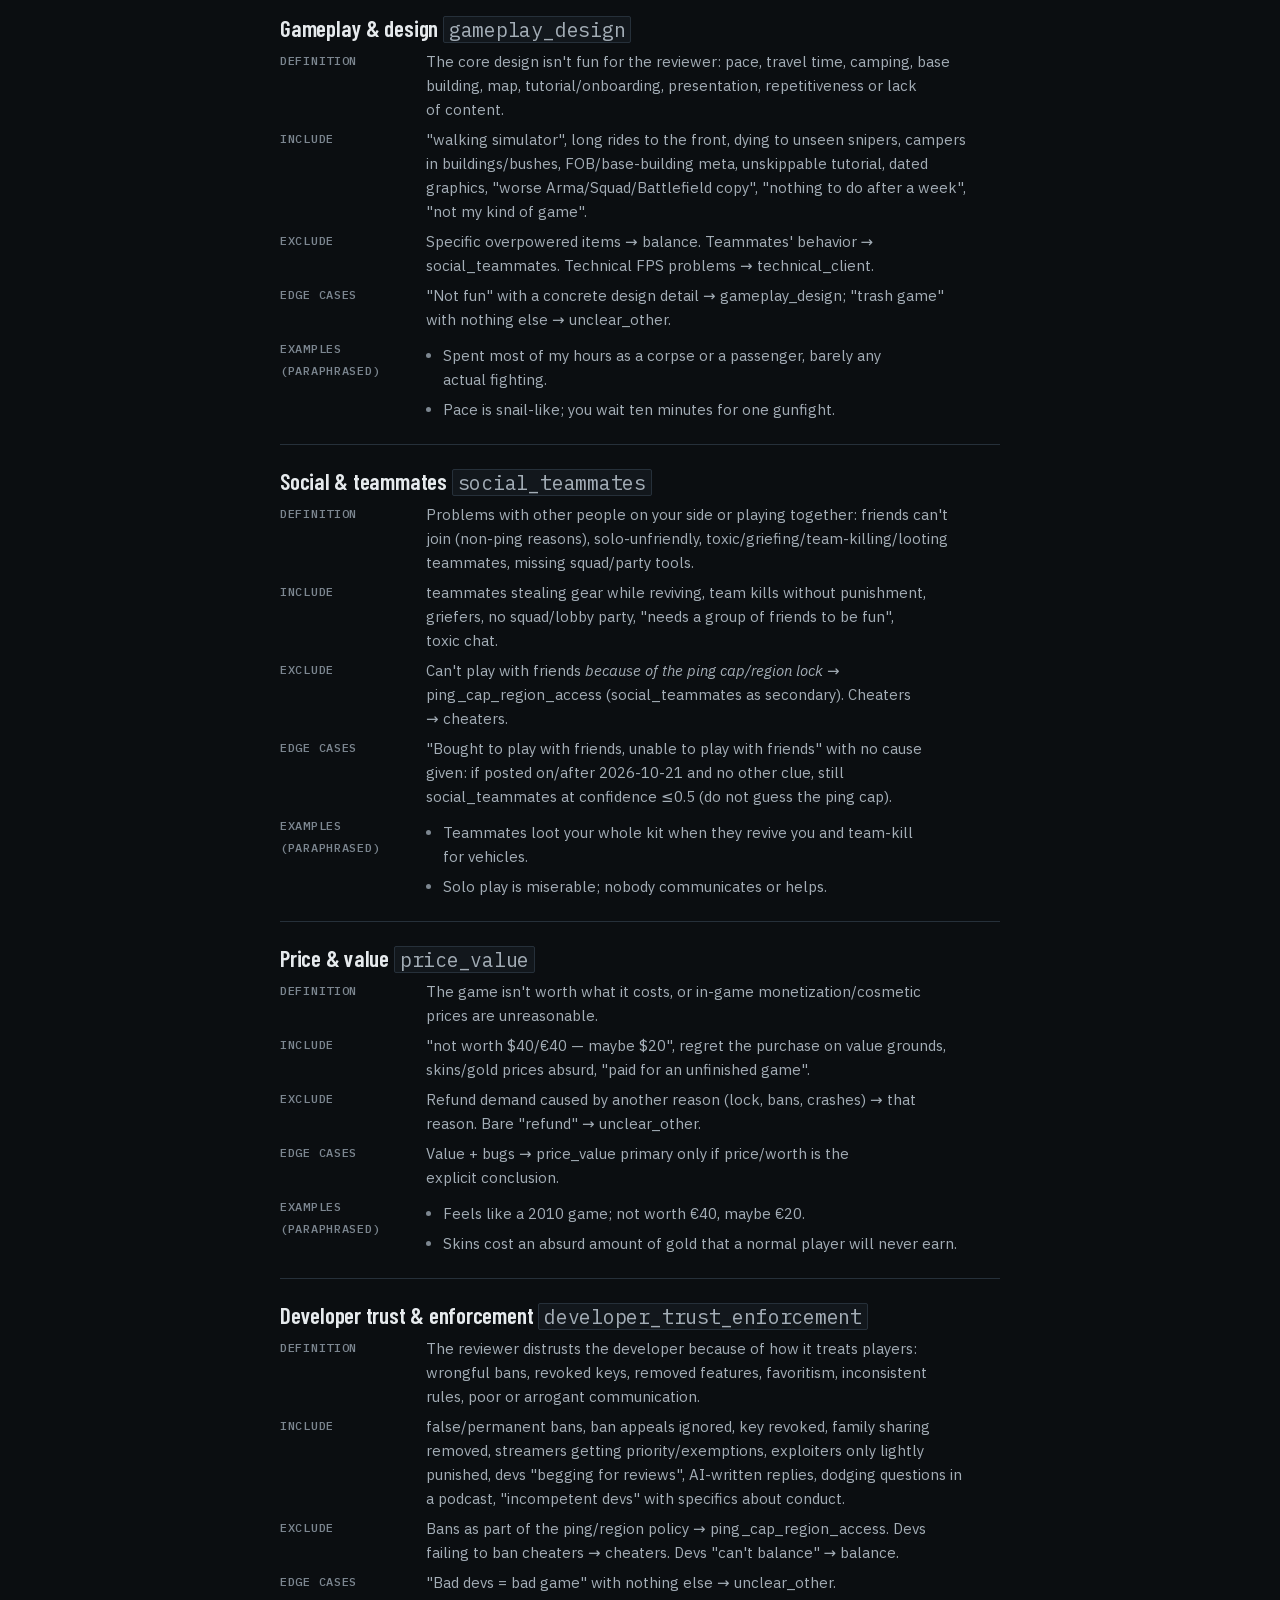
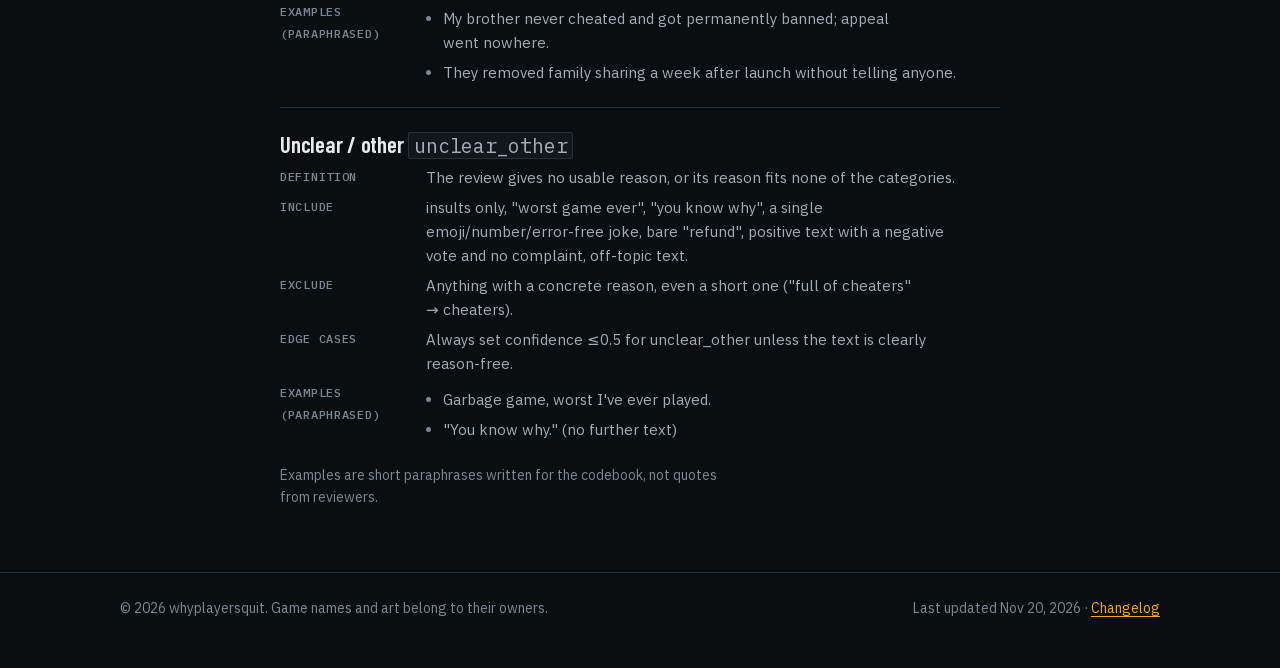
<file: method/codebook/index.html>
<!doctype html>
<html lang="en">
<head>
<meta charset="utf-8">
<meta name="viewport" content="width=device-width, initial-scale=1">
<title>Codebook · whyplayersquit</title>
<meta name="description" content="The 12 quit-reason categories used to label WARDOGS reviews.">
<meta property="og:title" content="Codebook · whyplayersquit">
<meta property="og:description" content="The 12 quit-reason categories used to label WARDOGS reviews.">
<link rel="icon" href="data:image/svg+xml,%3Csvg xmlns='http://www.w3.org/2000/svg' viewBox='0 0 16 16'%3E%3Crect x='1' y='1' width='14' height='14' fill='%230B0E11' stroke='%23F5A524' stroke-width='2'/%3E%3Crect x='5' y='5' width='6' height='6' fill='%23F5A524'/%3E%3C/svg%3E">
<meta name="theme-color" content="#0B0E11">
<link rel="stylesheet" href="../../css/site.css">

</head>
<body data-root="../../">
<header class="site-head"><div class="inner">
<a class="brand" href="../../"><span class="brand-mark" aria-hidden="true"></span>whyplayersquit</a>
<nav aria-label="Main"><ul class="nav"><li><a href="../../projects/">Projects</a></li><li><a href="../../method/" aria-current="page">Method</a></li><li><a href="../../notes/">Notes</a></li><li><a href="../../data/">Data</a></li><li><a href="../../about/">About</a></li></ul></nav>
</div></header>
<main>
<div class="prose center">
<h1>Quit-reason codebook</h1>
<p class="meta">Codebook v1 · part of the <a href="../../method/">Method</a></p>
<p class="lede">The 12 categories the labeling model used for every WARDOGS review, in every language. Built from 300 reviews I read by hand and approved before the full run.</p>
<h2>The task</h2>
<p>You read one negative Steam review of the game WARDOGS (a large-scale PvP tactical shooter in Early Access) and decide <strong>why the reviewer is unhappy or quitting</strong>. Reviews can be in any language; the categories are the same for every language. Read the review in its original language, then answer in English.</p>
<div class="table-wrap"><table class="text-table">
<thead>
<tr>
<th>Field</th>
<th>Type</th>
<th>Rule</th>
</tr>
</thead>
<tbody>
<tr>
<td>primary_reason</td>
<td>one category code</td>
<td>The main reason. Pick the reason the reviewer gives the most weight: the one tied to quitting/refunding, stated most strongly, or given the most space. If tied, take the first one mentioned.</td>
</tr>
<tr>
<td>secondary_reason</td>
<td>category code or null</td>
<td>A second, <em>different</em> reason that is clearly stated. Null if there is none. Never repeat primary_reason.</td>
</tr>
<tr>
<td>confidence</td>
<td>number 0–1</td>
<td>How sure you are about primary_reason. ~0.9 = explicit and unambiguous; ~0.6 = two reasons compete or the text is short; ≤0.4 = mostly guessing.</td>
</tr>
<tr>
<td>short_evidence</td>
<td>string, ≤15 words, English</td>
<td>Paraphrase of the part of the review that supports primary_reason. No quotes longer than 3 words, no names, no IDs, no profanity.</td>
</tr>
</tbody>
</table></div>
<h2>Tie-breaks and general rules</h2>
<ul><li>Primary reason = the one tied to quitting or refunding, stated most strongly, or given the most space. If tied, the first one mentioned.</li>
<li>Secondary reason must differ from the primary. In the analysis, a secondary of “unclear / other” or one equal to the primary counts as none.</li></ul>
<ol>
<li>Judge only what the review says; don't infer from the date or language. (Date context is in the codebook only to explain events, not to guess.)</li>
<li>Language-independent: same rules for every language. Slurs or ethnic generalizations are labeled by the underlying complaint; short_evidence stays neutral.</li>
<li>Updated reviews ("Update:", "Season 3 edit"): use the most recent complaint as primary.</li>
<li>Review is really a feature request list: pick the issue framed as the reason for the negative vote.</li>
<li>Never output a code that isn't in the table.</li>
</ol>
<h2>Categories</h2>
<section class="code-cat" id="progression_wipe"><h3>Progression wipe <code>progression_wipe</code></h3><dl><dt>Definition</dt><dd>The reviewer is upset that a season reset wiped their levels, unlocks, money or gold.</dd><dt>Include</dt><dd>"wipe", "reset", "清档 / 删档 / 数据全清", "вайп", losing unlocks at Season 2/3, fear that progress will be wiped soon.</dd><dt>Exclude</dt><dd>Slow progress or gear gap with no mention of a reset → grind_gear_gap. Losing in-match gear after a server crash → servers_access.</dd><dt>Edge cases</dt><dd>Wipe + grind together ("slow grind, and then it gets wiped") → primary progression_wipe if the reset is the punchline, secondary grind_gear_gap. A ban that also wiped the account → developer_trust_enforcement.</dd><dt>Examples (paraphrased)</dt><dd><ul><li>Spent a whole season unlocking a tank, then Season 2 wiped everything back to level 0.</li><li>Wipes every few weeks only reward people who play all day; pointless for everyone else.</li></ul></dd></dl></section><section class="code-cat" id="grind_gear_gap"><h3>Grind & gear gap <code>grind_gear_gap</code></h3><dl><dt>Definition</dt><dd>Leveling/unlocking takes too long, and high-level players with better armor/weapons/vehicles dominate newer or casual players.</dd><dt>Include</dt><dd>slow XP, "grind", "肝", gear locked behind levels, level-4 armor vs starter guns, "game for the unemployed / no-lifers", hostile to newcomers, no level-based matchmaking, "late joiners can't catch up".</dd><dt>Exclude</dt><dd>A specific weapon/vehicle being too strong for everyone → balance. Season reset → progression_wipe.</dd><dt>Edge cases</dt><dd>"Imbalance between new and old players" is grind_gear_gap, not balance. "Helicopters dominate because AA unlocks at high level" → grind_gear_gap if the complaint is the unlock level, balance if it is the helicopter's power.</dd><dt>Examples (paraphrased)</dt><dd><ul><li>New players start with junk guns and no armor while veterans tank a full magazine.</li><li>Leveling a class takes forever; only people who play eight hours a day can compete.</li></ul></dd></dl></section><section class="code-cat" id="ping_cap_region_access"><h3>Ping cap / region access <code>ping_cap_region_access</code></h3><dl><dt>Definition</dt><dd>The reviewer can't play (or is kicked) because of the ping limit, region locking, or country-level access restrictions.</dd><dt>Include</dt><dd>175 ms cap, "kicked for high ping", "region lock / 锁区 / 지역락 / 핑킥", being stuck on cheater-filled Asian servers because NA is blocked, "can't play from Russia without VPN", calling the ping policy "racial/regional discrimination", "sold the game then blocked us", demands for refunds because of the lock.</dd><dt>Exclude</dt><dd>General lag or high ping with no limit/kick mentioned → servers_access. Reviewer <em>asking for</em> a region lock or stricter ping to stop cheaters → cheaters.</dd><dt>Edge cases</dt><dd>Mentions both cheaters and the lock ("can't stop cheaters so they punish normal players") → primary ping_cap_region_access, secondary cheaters. Friends mentioned → secondary social_teammates. Complaints that the cap was later <em>raised</em> (wanting it strict) → ping_cap_region_access, secondary cheaters.</dd><dt>Examples (paraphrased)</dt><dd><ul><li>Bought it to play with friends overseas; the new ping limit kicks me so we can't play together.</li><li>Asian servers are full of cheaters and now the ping kick stops us from escaping to NA servers.</li></ul></dd></dl></section><section class="code-cat" id="servers_access"><h3>Servers & access <code>servers_access</code></h3><dl><dt>Definition</dt><dd>Online/service problems stop or ruin play: queues, login/connection failures, server crashes, DDoS, disconnects, lag, too few/no nearby servers.</dd><dt>Include</dt><dd>launch queues (e.g. 200k in line), "can't get in", connection errors to servers, "server blew up and I lost my gear money", DDoS on Asian servers, empty server browser, no servers in my region (e.g. no South Africa server) without mention of the cap.</dd><dt>Exclude</dt><dd>The game crashes on my PC / FPS / bugs → technical_client. Kicked by the ping limit → ping_cap_region_access.</dd><dt>Edge cases</dt><dd>Streamers getting priority during the queue → servers_access primary, developer_trust_enforcement secondary. "Can't get in" with an anti-cheat error code → technical_client.</dd><dt>Examples (paraphrased)</dt><dd><ul><li>Sat in a queue of 300,000 for hours, then got an error and was sent back.</li><li>Servers get DDoSed every evening; four matches, four server crashes.</li></ul></dd></dl></section><section class="code-cat" id="technical_client"><h3>Technical (game client) <code>technical_client</code></h3><dl><dt>Definition</dt><dd>The game program fails on the player's machine: crashes, freezes, low FPS, poor optimization, bugs, error codes, anti-cheat software conflicts, unsupported platforms.</dd><dt>Include</dt><dd>crash every few minutes, BSOD, DirectX/ACCESS_VIOLATION errors, infinite loading, keybind bugs, vehicles glitching, "doesn't run on Linux/Steam Deck", anti-cheat login failed, "virus-like" PC freezes after install.</dd><dt>Exclude</dt><dd>Server-side outages/queues/disconnects → servers_access. Cheaters using hacks → cheaters.</dd><dt>Edge cases</dt><dd>"Lots of bugs and poor design, not worth $40" → price_value only if value is the main point; otherwise technical_client.</dd><dt>Examples (paraphrased)</dt><dd><ul><li>Game crashes every 2–3 minutes; unplayable.</li><li>Anti-cheat conflicts with my other software and blue-screens the PC.</li></ul></dd></dl></section><section class="code-cat" id="cheaters"><h3>Cheaters & exploiters <code>cheaters</code></h3><dl><dt>Definition</dt><dd>Cheaters, hackers or exploit/money farmers ruin matches, and anti-cheat or admins don't deal with them.</dd><dt>Include</dt><dd>aimbot, wallhack, "挂 / 外挂 / 刷子 / 핵 / читеры / xiter", flying vehicles from hacks, cheat ads in chat, "anti-cheat does nothing", exploiters going unpunished, players asking for region lock/separate Chinese servers to stop cheaters.</dd><dt>Exclude</dt><dd>Complaints about the ping cap/region lock as the response to cheaters → ping_cap_region_access. Being banned unfairly → developer_trust_enforcement.</dd><dt>Edge cases</dt><dd>Ethnic slurs about cheaters → still cheaters; short_evidence must stay neutral ("many cheaters from one region").</dd><dt>Examples (paraphrased)</dt><dd><ul><li>Every lobby has players with perfect aim who always know where you are.</li><li>Anti-cheat is useless; reports go nowhere and hackers keep coming back.</li></ul></dd></dl></section><section class="code-cat" id="balance"><h3>Balance <code>balance</code></h3><dl><dt>Definition</dt><dd>Specific weapons, vehicles, tactics, economy rewards or team sides are too strong or too weak.</dd><dt>Include</dt><dd>grenade-launcher helicopters, infinite mortars, tanks not dying to RPGs, armor/TTK tuning, one team (e.g. Green) always winning, team-size imbalance, nerfed transport rewards, equipment prices making people afraid to fight.</dd><dt>Exclude</dt><dd>Strength coming from level/unlocks → grind_gear_gap. "The whole concept is boring" → gameplay_design.</dd><dt>Edge cases</dt><dd>"Devs can't balance" with no detail → balance at confidence ~0.6.</dd><dt>Examples (paraphrased)</dt><dd><ul><li>Helicopters with grenade launchers wipe everything and any counter buys only a minute.</li><li>One team sits in a tower with the hot zone forever; games are lopsided.</li></ul></dd></dl></section><section class="code-cat" id="gameplay_design"><h3>Gameplay & design <code>gameplay_design</code></h3><dl><dt>Definition</dt><dd>The core design isn't fun for the reviewer: pace, travel time, camping, base building, map, tutorial/onboarding, presentation, repetitiveness or lack of content.</dd><dt>Include</dt><dd>"walking simulator", long rides to the front, dying to unseen snipers, campers in buildings/bushes, FOB/base-building meta, unskippable tutorial, dated graphics, "worse Arma/Squad/Battlefield copy", "nothing to do after a week", "not my kind of game".</dd><dt>Exclude</dt><dd>Specific overpowered items → balance. Teammates' behavior → social_teammates. Technical FPS problems → technical_client.</dd><dt>Edge cases</dt><dd>"Not fun" with a concrete design detail → gameplay_design; "trash game" with nothing else → unclear_other.</dd><dt>Examples (paraphrased)</dt><dd><ul><li>Spent most of my hours as a corpse or a passenger, barely any actual fighting.</li><li>Pace is snail-like; you wait ten minutes for one gunfight.</li></ul></dd></dl></section><section class="code-cat" id="social_teammates"><h3>Social & teammates <code>social_teammates</code></h3><dl><dt>Definition</dt><dd>Problems with other people on your side or playing together: friends can't join (non-ping reasons), solo-unfriendly, toxic/griefing/team-killing/looting teammates, missing squad/party tools.</dd><dt>Include</dt><dd>teammates stealing gear while reviving, team kills without punishment, griefers, no squad/lobby party, "needs a group of friends to be fun", toxic chat.</dd><dt>Exclude</dt><dd>Can't play with friends <em>because of the ping cap/region lock</em> → ping_cap_region_access (social_teammates as secondary). Cheaters → cheaters.</dd><dt>Edge cases</dt><dd>"Bought to play with friends, unable to play with friends" with no cause given: if posted on/after 2026-10-21 and no other clue, still social_teammates at confidence ≤0.5 (do not guess the ping cap).</dd><dt>Examples (paraphrased)</dt><dd><ul><li>Teammates loot your whole kit when they revive you and team-kill for vehicles.</li><li>Solo play is miserable; nobody communicates or helps.</li></ul></dd></dl></section><section class="code-cat" id="price_value"><h3>Price & value <code>price_value</code></h3><dl><dt>Definition</dt><dd>The game isn't worth what it costs, or in-game monetization/cosmetic prices are unreasonable.</dd><dt>Include</dt><dd>"not worth $40/€40 — maybe $20", regret the purchase on value grounds, skins/gold prices absurd, "paid for an unfinished game".</dd><dt>Exclude</dt><dd>Refund demand caused by another reason (lock, bans, crashes) → that reason. Bare "refund" → unclear_other.</dd><dt>Edge cases</dt><dd>Value + bugs → price_value primary only if price/worth is the explicit conclusion.</dd><dt>Examples (paraphrased)</dt><dd><ul><li>Feels like a 2010 game; not worth €40, maybe €20.</li><li>Skins cost an absurd amount of gold that a normal player will never earn.</li></ul></dd></dl></section><section class="code-cat" id="developer_trust_enforcement"><h3>Developer trust & enforcement <code>developer_trust_enforcement</code></h3><dl><dt>Definition</dt><dd>The reviewer distrusts the developer because of how it treats players: wrongful bans, revoked keys, removed features, favoritism, inconsistent rules, poor or arrogant communication.</dd><dt>Include</dt><dd>false/permanent bans, ban appeals ignored, key revoked, family sharing removed, streamers getting priority/exemptions, exploiters only lightly punished, devs "begging for reviews", AI-written replies, dodging questions in a podcast, "incompetent devs" with specifics about conduct.</dd><dt>Exclude</dt><dd>Bans as part of the ping/region policy → ping_cap_region_access. Devs failing to ban cheaters → cheaters. Devs "can't balance" → balance.</dd><dt>Edge cases</dt><dd>"Bad devs = bad game" with nothing else → unclear_other.</dd><dt>Examples (paraphrased)</dt><dd><ul><li>My brother never cheated and got permanently banned; appeal went nowhere.</li><li>They removed family sharing a week after launch without telling anyone.</li></ul></dd></dl></section><section class="code-cat" id="unclear_other"><h3>Unclear / other <code>unclear_other</code></h3><dl><dt>Definition</dt><dd>The review gives no usable reason, or its reason fits none of the categories.</dd><dt>Include</dt><dd>insults only, "worst game ever", "you know why", a single emoji/number/error-free joke, bare "refund", positive text with a negative vote and no complaint, off-topic text.</dd><dt>Exclude</dt><dd>Anything with a concrete reason, even a short one ("full of cheaters" → cheaters).</dd><dt>Edge cases</dt><dd>Always set confidence ≤0.5 for unclear_other unless the text is clearly reason-free.</dd><dt>Examples (paraphrased)</dt><dd><ul><li>Garbage game, worst I've ever played.</li><li>"You know why." (no further text)</li></ul></dd></dl></section>
<p class="meta">Examples are short paraphrases written for the codebook, not quotes from reviewers.</p>
</div>

</main>
<footer class="site-foot"><div class="inner">
<span>© 2026 whyplayersquit. Game names and art belong to their owners.</span>
<span>Last updated Nov 20, 2026 · <a href="../../data/#changelog">Changelog</a></span>
</div></footer>
</body>
</html>
</file>
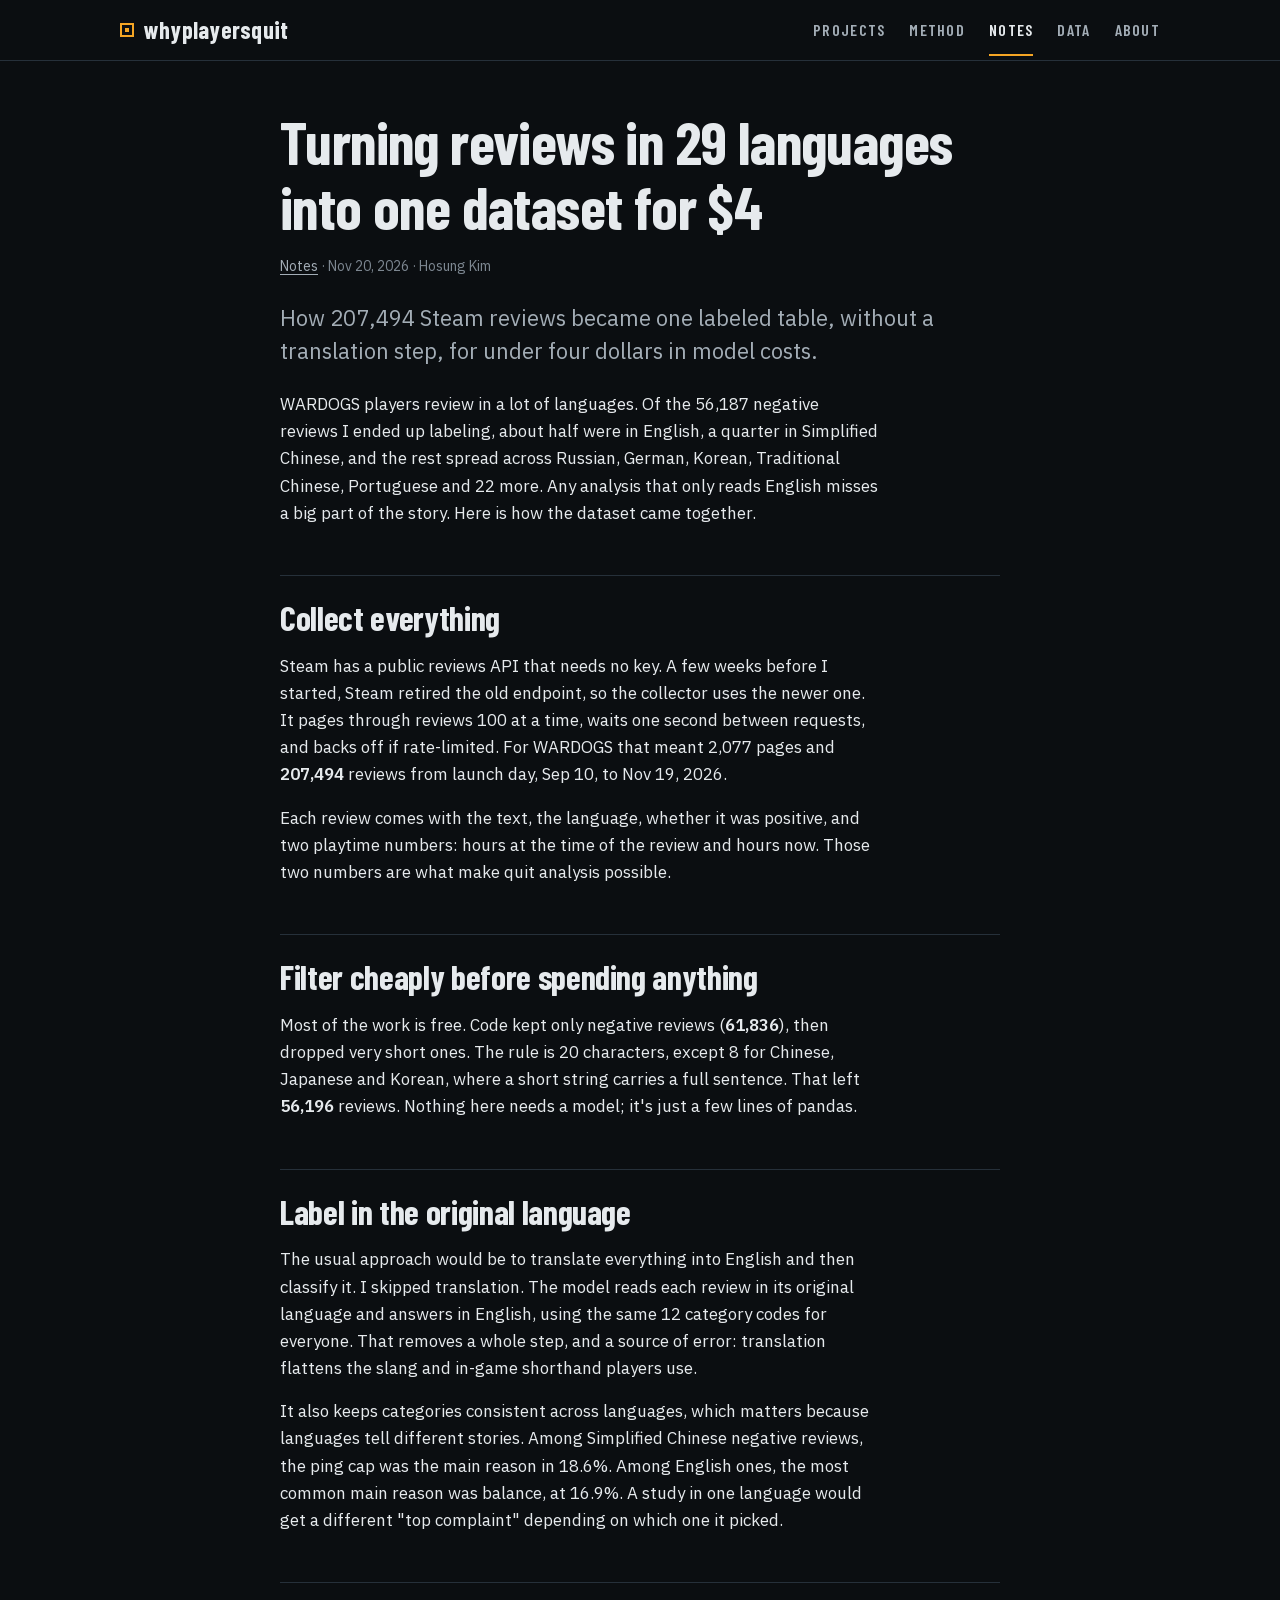
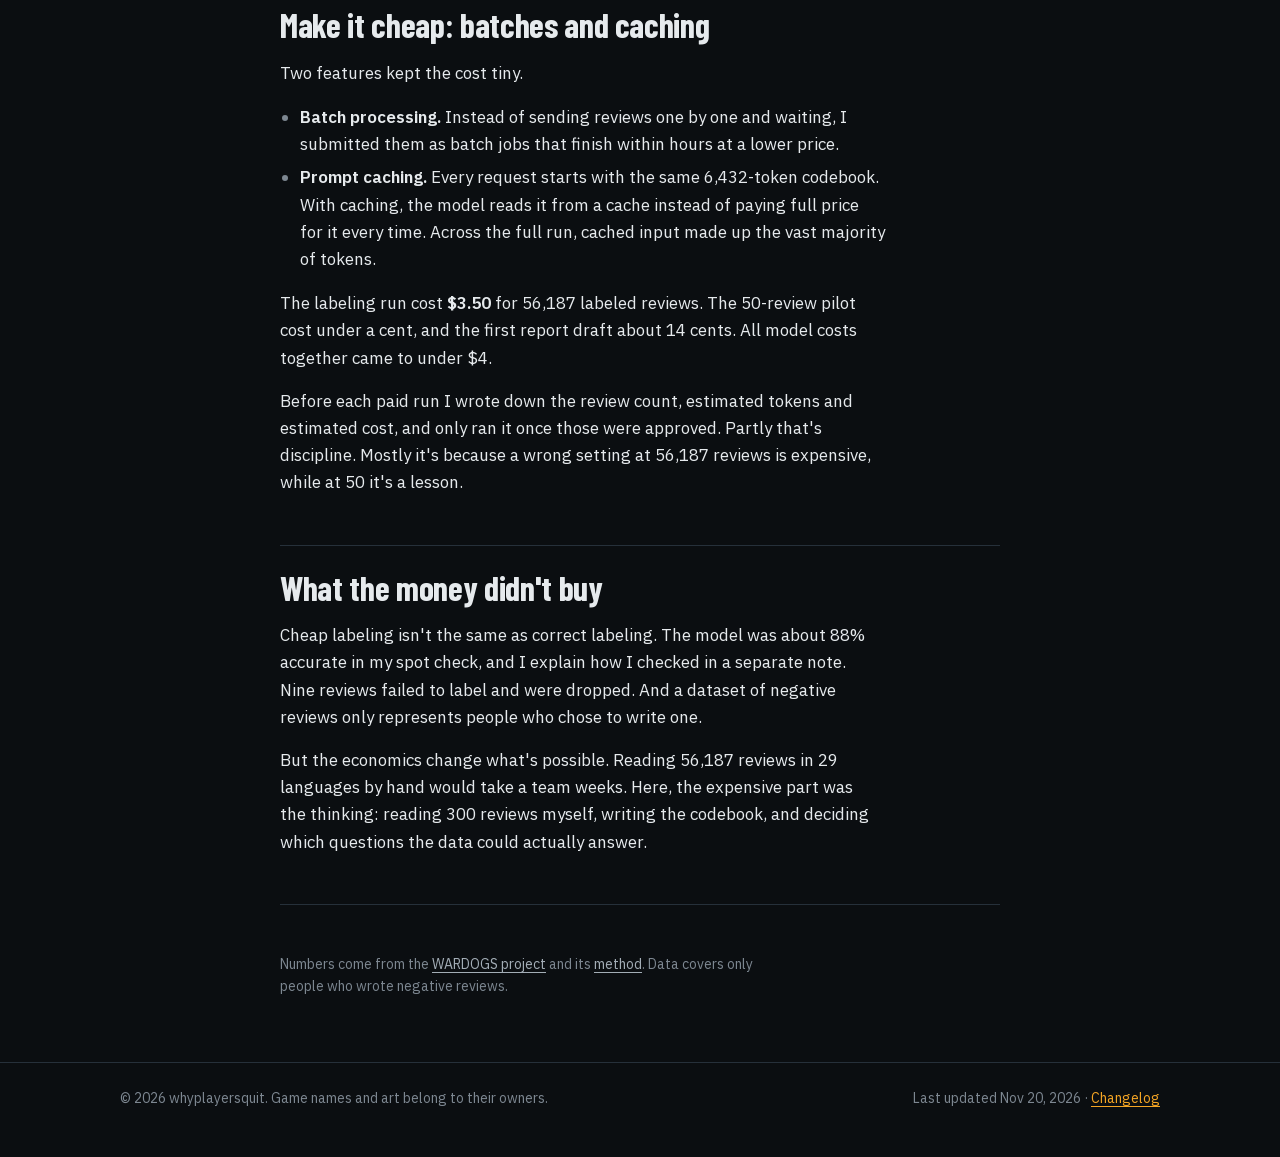
<file: notes/29-languages/index.html>
<!doctype html>
<html lang="en">
<head>
<meta charset="utf-8">
<meta name="viewport" content="width=device-width, initial-scale=1">
<title>Turning reviews in 29 languages into one dataset for $4 · whyplayersquit</title>
<meta name="description" content="How 207,494 Steam reviews became one labeled table, without a translation step, for under four dollars in model costs.">
<meta property="og:title" content="Turning reviews in 29 languages into one dataset for $4 · whyplayersquit">
<meta property="og:description" content="How 207,494 Steam reviews became one labeled table, without a translation step, for under four dollars in model costs.">
<link rel="icon" href="data:image/svg+xml,%3Csvg xmlns='http://www.w3.org/2000/svg' viewBox='0 0 16 16'%3E%3Crect x='1' y='1' width='14' height='14' fill='%230B0E11' stroke='%23F5A524' stroke-width='2'/%3E%3Crect x='5' y='5' width='6' height='6' fill='%23F5A524'/%3E%3C/svg%3E">
<meta name="theme-color" content="#0B0E11">
<link rel="stylesheet" href="../../css/site.css">

</head>
<body data-root="../../">
<header class="site-head"><div class="inner">
<a class="brand" href="../../"><span class="brand-mark" aria-hidden="true"></span>whyplayersquit</a>
<nav aria-label="Main"><ul class="nav"><li><a href="../../projects/">Projects</a></li><li><a href="../../method/">Method</a></li><li><a href="../../notes/" aria-current="page">Notes</a></li><li><a href="../../data/">Data</a></li><li><a href="../../about/">About</a></li></ul></nav>
</div></header>
<main>
<article class="prose center">
<h1>Turning reviews in 29 languages into one dataset for $4</h1>
<p class="meta"><a href="../../notes/">Notes</a> · Nov 20, 2026 · Hosung Kim</p>
<p class="lede">How 207,494 Steam reviews became one labeled table, without a translation step, for under four dollars in model costs.</p>
<p>WARDOGS players review in a lot of languages. Of the 56,187 negative reviews I ended up labeling, about half were in English, a quarter in Simplified Chinese, and the rest spread across Russian, German, Korean, Traditional Chinese, Portuguese and 22 more. Any analysis that only reads English misses a big part of the story. Here is how the dataset came together.</p>
<h2>Collect everything</h2>
<p>Steam has a public reviews API that needs no key. A few weeks before I started, Steam retired the old endpoint, so the collector uses the newer one. It pages through reviews 100 at a time, waits one second between requests, and backs off if rate-limited. For WARDOGS that meant 2,077 pages and <strong>207,494</strong> reviews from launch day, Sep 10, to Nov 19, 2026.</p>
<p>Each review comes with the text, the language, whether it was positive, and two playtime numbers: hours at the time of the review and hours now. Those two numbers are what make quit analysis possible.</p>
<h2>Filter cheaply before spending anything</h2>
<p>Most of the work is free. Code kept only negative reviews (<strong>61,836</strong>), then dropped very short ones. The rule is 20 characters, except 8 for Chinese, Japanese and Korean, where a short string carries a full sentence. That left <strong>56,196</strong> reviews. Nothing here needs a model; it's just a few lines of pandas.</p>
<h2>Label in the original language</h2>
<p>The usual approach would be to translate everything into English and then classify it. I skipped translation. The model reads each review in its original language and answers in English, using the same 12 category codes for everyone. That removes a whole step, and a source of error: translation flattens the slang and in-game shorthand players use.</p>
<p>It also keeps categories consistent across languages, which matters because languages tell different stories. Among Simplified Chinese negative reviews, the ping cap was the main reason in 18.6%. Among English ones, the most common main reason was balance, at 16.9%. A study in one language would get a different "top complaint" depending on which one it picked.</p>
<h2>Make it cheap: batches and caching</h2>
<p>Two features kept the cost tiny.</p>
<ul>
<li><strong>Batch processing.</strong> Instead of sending reviews one by one and waiting, I submitted them as batch jobs that finish within hours at a lower price.</li>
<li><strong>Prompt caching.</strong> Every request starts with the same 6,432-token codebook. With caching, the model reads it from a cache instead of paying full price for it every time. Across the full run, cached input made up the vast majority of tokens.</li>
</ul>
<p>The labeling run cost <strong>$3.50</strong> for 56,187 labeled reviews. The 50-review pilot cost under a cent, and the first report draft about 14 cents. All model costs together came to under $4.</p>
<p>Before each paid run I wrote down the review count, estimated tokens and estimated cost, and only ran it once those were approved. Partly that's discipline. Mostly it's because a wrong setting at 56,187 reviews is expensive, while at 50 it's a lesson.</p>
<h2>What the money didn't buy</h2>
<p>Cheap labeling isn't the same as correct labeling. The model was about 88% accurate in my spot check, and I explain how I checked in a separate note. Nine reviews failed to label and were dropped. And a dataset of negative reviews only represents people who chose to write one.</p>
<p>But the economics change what's possible. Reading 56,187 reviews in 29 languages by hand would take a team weeks. Here, the expensive part was the thinking: reading 300 reviews myself, writing the codebook, and deciding which questions the data could actually answer.</p>
<hr><p class="meta">Numbers come from the <a href="../../projects/wardogs/">WARDOGS project</a> and its <a href="../../method/">method</a>. Data covers only people who wrote negative reviews.</p>
</article>

</main>
<footer class="site-foot"><div class="inner">
<span>© 2026 whyplayersquit. Game names and art belong to their owners.</span>
<span>Last updated Nov 20, 2026 · <a href="../../data/#changelog">Changelog</a></span>
</div></footer>
</body>
</html>
</file>
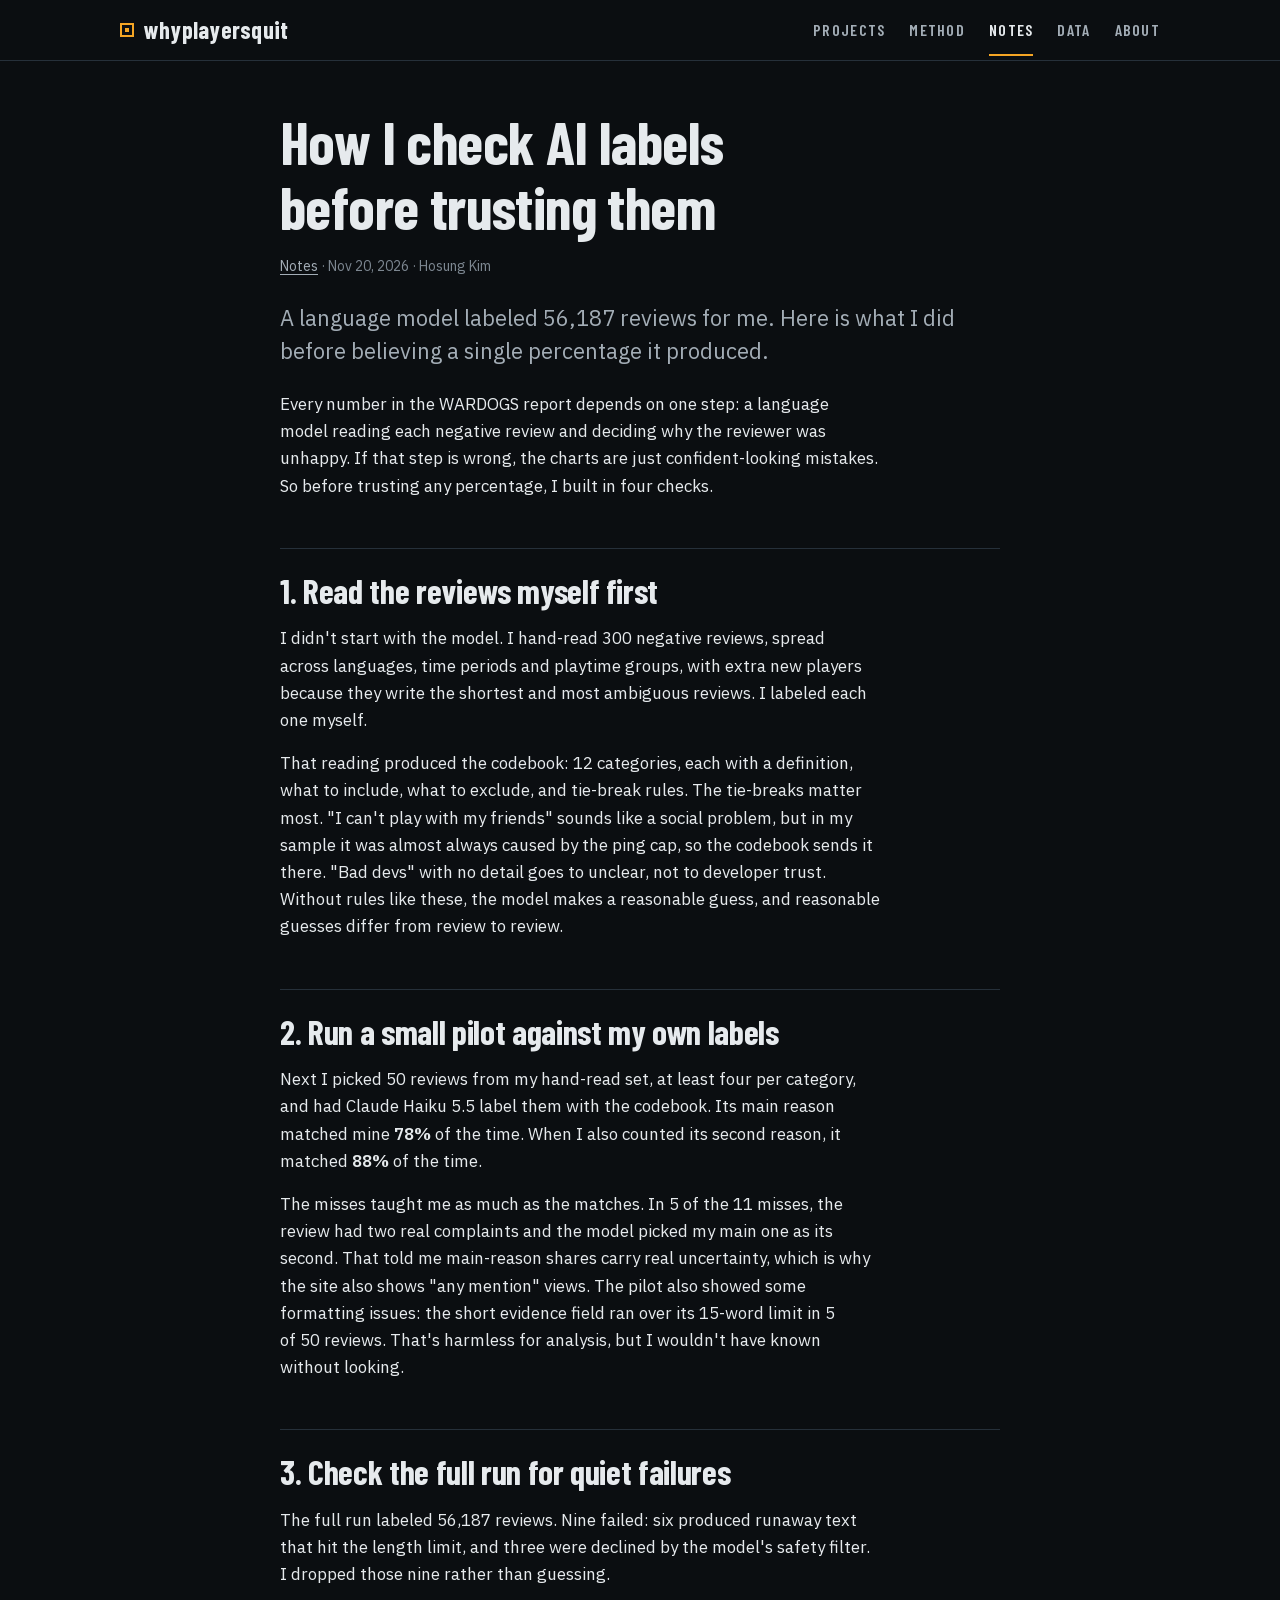
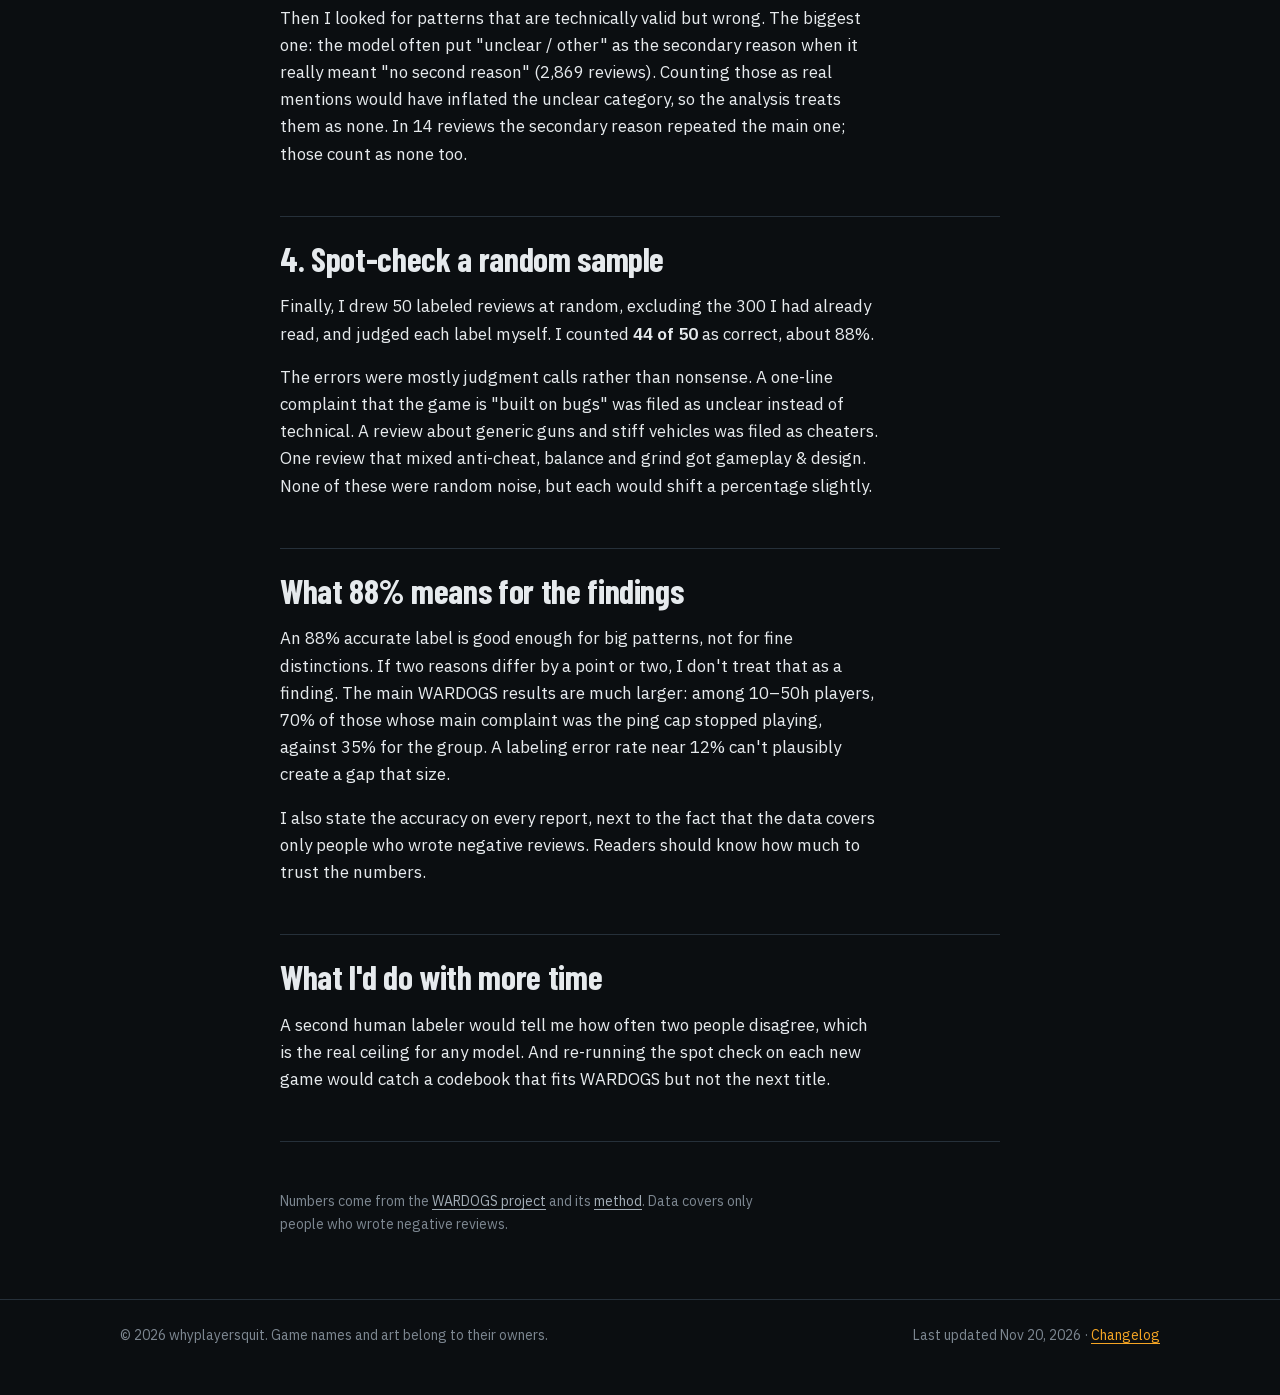
<file: notes/checking-ai-labels/index.html>
<!doctype html>
<html lang="en">
<head>
<meta charset="utf-8">
<meta name="viewport" content="width=device-width, initial-scale=1">
<title>How I check AI labels before trusting them · whyplayersquit</title>
<meta name="description" content="A language model labeled 56,187 reviews for me. Here is what I did before believing a single percentage it produced.">
<meta property="og:title" content="How I check AI labels before trusting them · whyplayersquit">
<meta property="og:description" content="A language model labeled 56,187 reviews for me. Here is what I did before believing a single percentage it produced.">
<link rel="icon" href="data:image/svg+xml,%3Csvg xmlns='http://www.w3.org/2000/svg' viewBox='0 0 16 16'%3E%3Crect x='1' y='1' width='14' height='14' fill='%230B0E11' stroke='%23F5A524' stroke-width='2'/%3E%3Crect x='5' y='5' width='6' height='6' fill='%23F5A524'/%3E%3C/svg%3E">
<meta name="theme-color" content="#0B0E11">
<link rel="stylesheet" href="../../css/site.css">

</head>
<body data-root="../../">
<header class="site-head"><div class="inner">
<a class="brand" href="../../"><span class="brand-mark" aria-hidden="true"></span>whyplayersquit</a>
<nav aria-label="Main"><ul class="nav"><li><a href="../../projects/">Projects</a></li><li><a href="../../method/">Method</a></li><li><a href="../../notes/" aria-current="page">Notes</a></li><li><a href="../../data/">Data</a></li><li><a href="../../about/">About</a></li></ul></nav>
</div></header>
<main>
<article class="prose center">
<h1>How I check AI labels before trusting them</h1>
<p class="meta"><a href="../../notes/">Notes</a> · Nov 20, 2026 · Hosung Kim</p>
<p class="lede">A language model labeled 56,187 reviews for me. Here is what I did before believing a single percentage it produced.</p>
<p>Every number in the WARDOGS report depends on one step: a language model reading each negative review and deciding why the reviewer was unhappy. If that step is wrong, the charts are just confident-looking mistakes. So before trusting any percentage, I built in four checks.</p>
<h2>1. Read the reviews myself first</h2>
<p>I didn't start with the model. I hand-read 300 negative reviews, spread across languages, time periods and playtime groups, with extra new players because they write the shortest and most ambiguous reviews. I labeled each one myself.</p>
<p>That reading produced the codebook: 12 categories, each with a definition, what to include, what to exclude, and tie-break rules. The tie-breaks matter most. "I can't play with my friends" sounds like a social problem, but in my sample it was almost always caused by the ping cap, so the codebook sends it there. "Bad devs" with no detail goes to unclear, not to developer trust. Without rules like these, the model makes a reasonable guess, and reasonable guesses differ from review to review.</p>
<h2>2. Run a small pilot against my own labels</h2>
<p>Next I picked 50 reviews from my hand-read set, at least four per category, and had Claude Haiku 5.5 label them with the codebook. Its main reason matched mine <strong>78%</strong> of the time. When I also counted its second reason, it matched <strong>88%</strong> of the time.</p>
<p>The misses taught me as much as the matches. In 5 of the 11 misses, the review had two real complaints and the model picked my main one as its second. That told me main-reason shares carry real uncertainty, which is why the site also shows "any mention" views. The pilot also showed some formatting issues: the short evidence field ran over its 15-word limit in 5 of 50 reviews. That's harmless for analysis, but I wouldn't have known without looking.</p>
<h2>3. Check the full run for quiet failures</h2>
<p>The full run labeled 56,187 reviews. Nine failed: six produced runaway text that hit the length limit, and three were declined by the model's safety filter. I dropped those nine rather than guessing.</p>
<p>Then I looked for patterns that are technically valid but wrong. The biggest one: the model often put "unclear / other" as the secondary reason when it really meant "no second reason" (2,869 reviews). Counting those as real mentions would have inflated the unclear category, so the analysis treats them as none. In 14 reviews the secondary reason repeated the main one; those count as none too.</p>
<h2>4. Spot-check a random sample</h2>
<p>Finally, I drew 50 labeled reviews at random, excluding the 300 I had already read, and judged each label myself. I counted <strong>44 of 50</strong> as correct, about 88%.</p>
<p>The errors were mostly judgment calls rather than nonsense. A one-line complaint that the game is "built on bugs" was filed as unclear instead of technical. A review about generic guns and stiff vehicles was filed as cheaters. One review that mixed anti-cheat, balance and grind got gameplay &amp; design. None of these were random noise, but each would shift a percentage slightly.</p>
<h2>What 88% means for the findings</h2>
<p>An 88% accurate label is good enough for big patterns, not for fine distinctions. If two reasons differ by a point or two, I don't treat that as a finding. The main WARDOGS results are much larger: among 10–50h players, 70% of those whose main complaint was the ping cap stopped playing, against 35% for the group. A labeling error rate near 12% can't plausibly create a gap that size.</p>
<p>I also state the accuracy on every report, next to the fact that the data covers only people who wrote negative reviews. Readers should know how much to trust the numbers.</p>
<h2>What I'd do with more time</h2>
<p>A second human labeler would tell me how often two people disagree, which is the real ceiling for any model. And re-running the spot check on each new game would catch a codebook that fits WARDOGS but not the next title.</p>
<hr><p class="meta">Numbers come from the <a href="../../projects/wardogs/">WARDOGS project</a> and its <a href="../../method/">method</a>. Data covers only people who wrote negative reviews.</p>
</article>

</main>
<footer class="site-foot"><div class="inner">
<span>© 2026 whyplayersquit. Game names and art belong to their owners.</span>
<span>Last updated Nov 20, 2026 · <a href="../../data/#changelog">Changelog</a></span>
</div></footer>
</body>
</html>
</file>
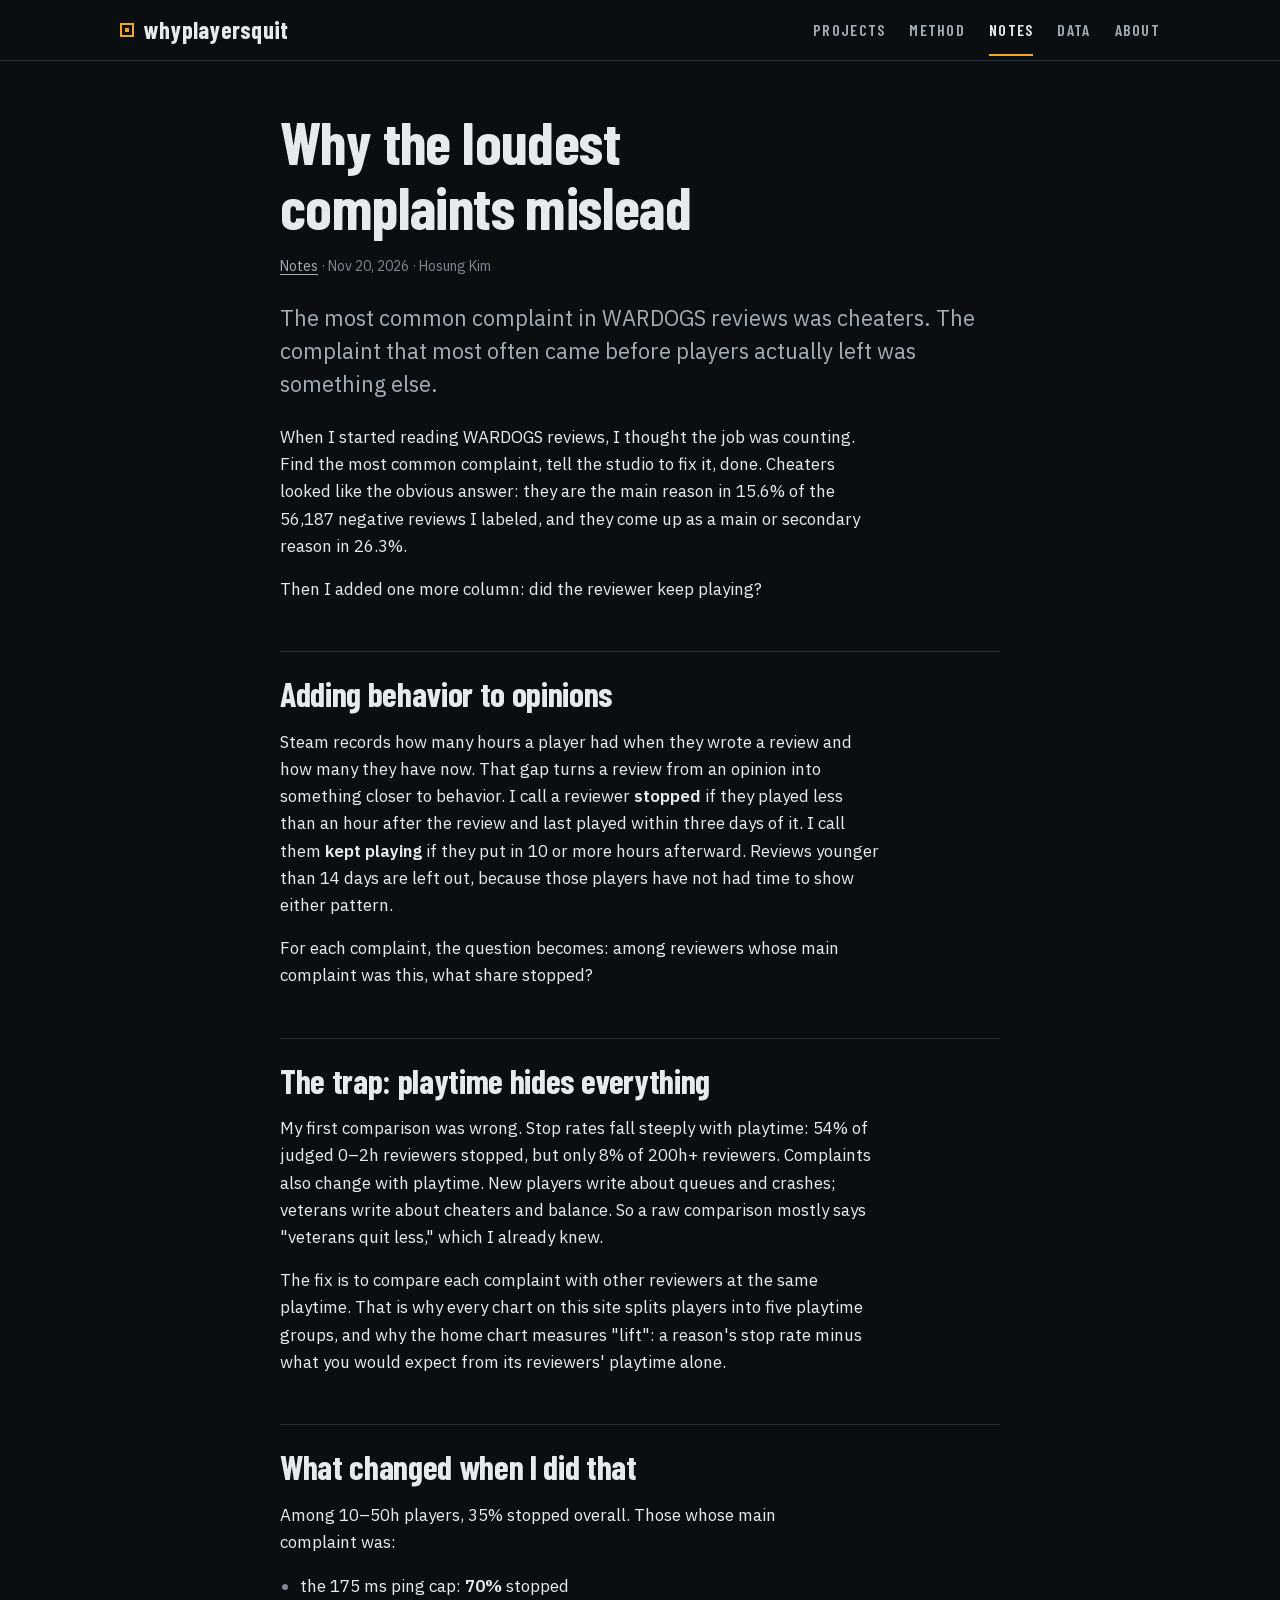
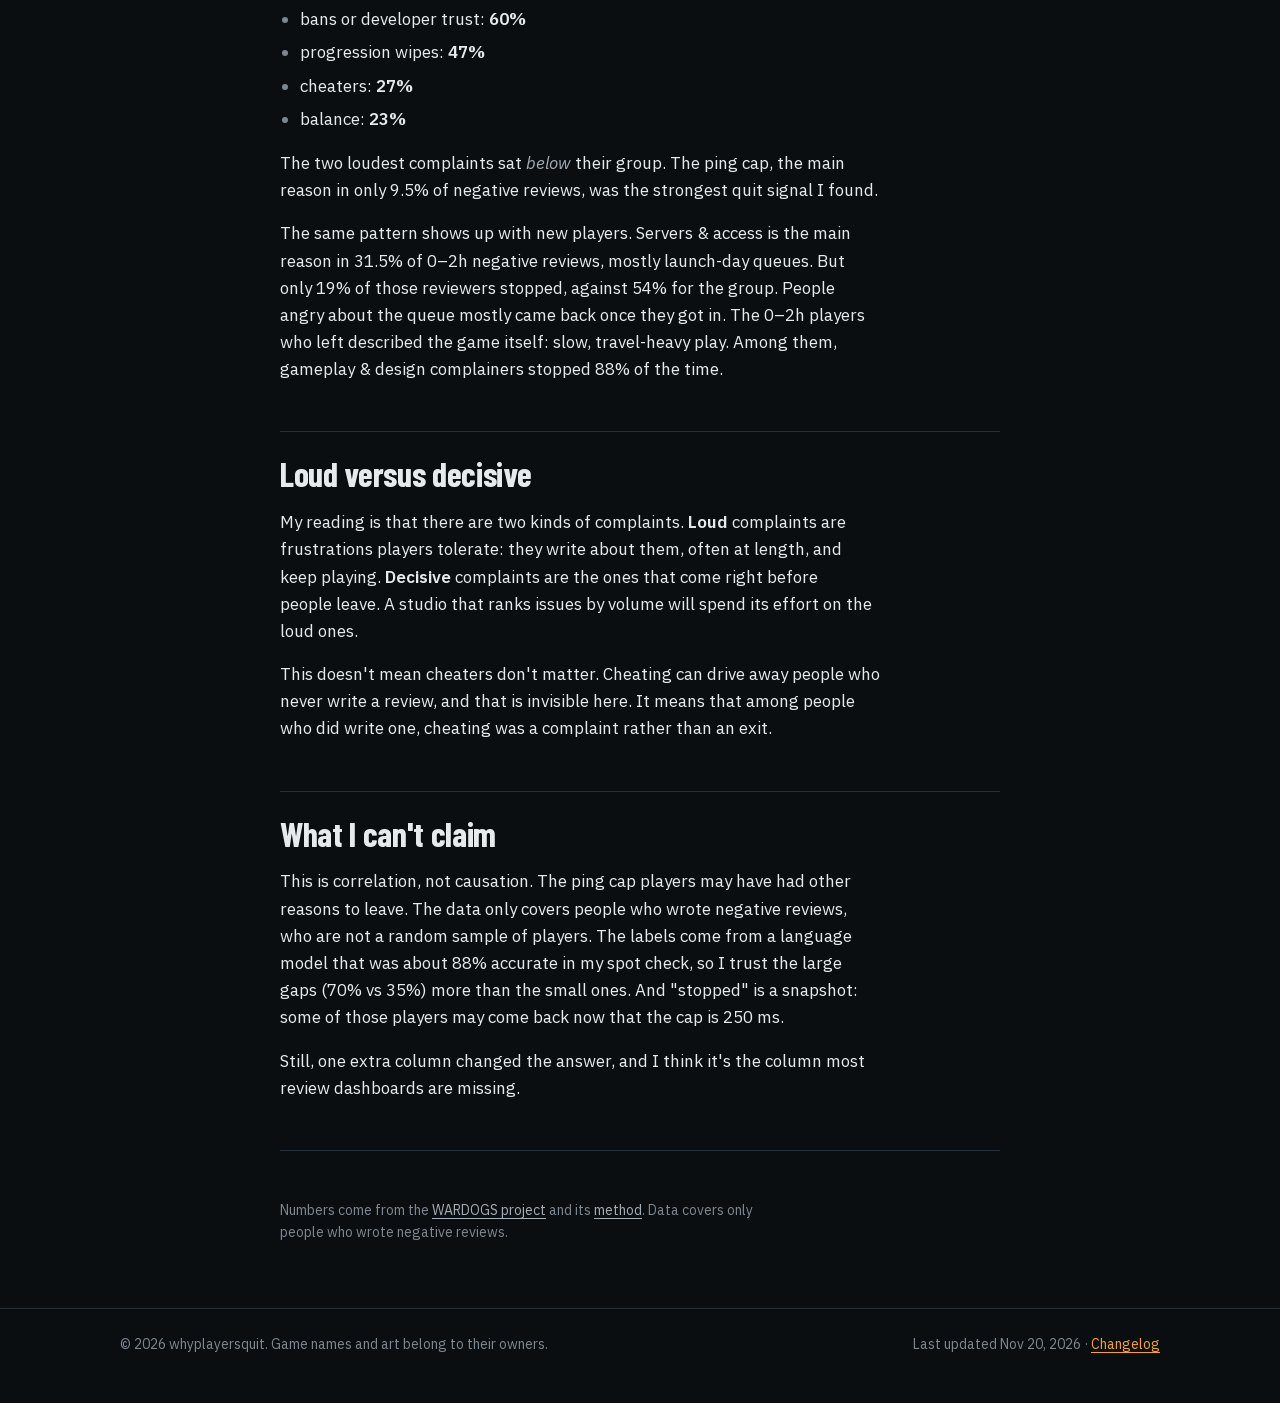
<file: notes/loudest-complaints/index.html>
<!doctype html>
<html lang="en">
<head>
<meta charset="utf-8">
<meta name="viewport" content="width=device-width, initial-scale=1">
<title>Why the loudest complaints mislead · whyplayersquit</title>
<meta name="description" content="The most common complaint in WARDOGS reviews was cheaters. The complaint that most often came before players actually left was something else.">
<meta property="og:title" content="Why the loudest complaints mislead · whyplayersquit">
<meta property="og:description" content="The most common complaint in WARDOGS reviews was cheaters. The complaint that most often came before players actually left was something else.">
<link rel="icon" href="data:image/svg+xml,%3Csvg xmlns='http://www.w3.org/2000/svg' viewBox='0 0 16 16'%3E%3Crect x='1' y='1' width='14' height='14' fill='%230B0E11' stroke='%23F5A524' stroke-width='2'/%3E%3Crect x='5' y='5' width='6' height='6' fill='%23F5A524'/%3E%3C/svg%3E">
<meta name="theme-color" content="#0B0E11">
<link rel="stylesheet" href="../../css/site.css">

</head>
<body data-root="../../">
<header class="site-head"><div class="inner">
<a class="brand" href="../../"><span class="brand-mark" aria-hidden="true"></span>whyplayersquit</a>
<nav aria-label="Main"><ul class="nav"><li><a href="../../projects/">Projects</a></li><li><a href="../../method/">Method</a></li><li><a href="../../notes/" aria-current="page">Notes</a></li><li><a href="../../data/">Data</a></li><li><a href="../../about/">About</a></li></ul></nav>
</div></header>
<main>
<article class="prose center">
<h1>Why the loudest complaints mislead</h1>
<p class="meta"><a href="../../notes/">Notes</a> · Nov 20, 2026 · Hosung Kim</p>
<p class="lede">The most common complaint in WARDOGS reviews was cheaters. The complaint that most often came before players actually left was something else.</p>
<p>When I started reading WARDOGS reviews, I thought the job was counting. Find the most common complaint, tell the studio to fix it, done. Cheaters looked like the obvious answer: they are the main reason in 15.6% of the 56,187 negative reviews I labeled, and they come up as a main or secondary reason in 26.3%.</p>
<p>Then I added one more column: did the reviewer keep playing?</p>
<h2>Adding behavior to opinions</h2>
<p>Steam records how many hours a player had when they wrote a review and how many they have now. That gap turns a review from an opinion into something closer to behavior. I call a reviewer <strong>stopped</strong> if they played less than an hour after the review and last played within three days of it. I call them <strong>kept playing</strong> if they put in 10 or more hours afterward. Reviews younger than 14 days are left out, because those players have not had time to show either pattern.</p>
<p>For each complaint, the question becomes: among reviewers whose main complaint was this, what share stopped?</p>
<h2>The trap: playtime hides everything</h2>
<p>My first comparison was wrong. Stop rates fall steeply with playtime: 54% of judged 0–2h reviewers stopped, but only 8% of 200h+ reviewers. Complaints also change with playtime. New players write about queues and crashes; veterans write about cheaters and balance. So a raw comparison mostly says "veterans quit less," which I already knew.</p>
<p>The fix is to compare each complaint with other reviewers at the same playtime. That is why every chart on this site splits players into five playtime groups, and why the home chart measures "lift": a reason's stop rate minus what you would expect from its reviewers' playtime alone.</p>
<h2>What changed when I did that</h2>
<p>Among 10–50h players, 35% stopped overall. Those whose main complaint was:</p>
<ul>
<li>the 175 ms ping cap: <strong>70%</strong> stopped</li>
<li>bans or developer trust: <strong>60%</strong></li>
<li>progression wipes: <strong>47%</strong></li>
<li>cheaters: <strong>27%</strong></li>
<li>balance: <strong>23%</strong></li>
</ul>
<p>The two loudest complaints sat <em>below</em> their group. The ping cap, the main reason in only 9.5% of negative reviews, was the strongest quit signal I found.</p>
<p>The same pattern shows up with new players. Servers &amp; access is the main reason in 31.5% of 0–2h negative reviews, mostly launch-day queues. But only 19% of those reviewers stopped, against 54% for the group. People angry about the queue mostly came back once they got in. The 0–2h players who left described the game itself: slow, travel-heavy play. Among them, gameplay &amp; design complainers stopped 88% of the time.</p>
<h2>Loud versus decisive</h2>
<p>My reading is that there are two kinds of complaints. <strong>Loud</strong> complaints are frustrations players tolerate: they write about them, often at length, and keep playing. <strong>Decisive</strong> complaints are the ones that come right before people leave. A studio that ranks issues by volume will spend its effort on the loud ones.</p>
<p>This doesn't mean cheaters don't matter. Cheating can drive away people who never write a review, and that is invisible here. It means that among people who did write one, cheating was a complaint rather than an exit.</p>
<h2>What I can't claim</h2>
<p>This is correlation, not causation. The ping cap players may have had other reasons to leave. The data only covers people who wrote negative reviews, who are not a random sample of players. The labels come from a language model that was about 88% accurate in my spot check, so I trust the large gaps (70% vs 35%) more than the small ones. And "stopped" is a snapshot: some of those players may come back now that the cap is 250 ms.</p>
<p>Still, one extra column changed the answer, and I think it's the column most review dashboards are missing.</p>
<hr><p class="meta">Numbers come from the <a href="../../projects/wardogs/">WARDOGS project</a> and its <a href="../../method/">method</a>. Data covers only people who wrote negative reviews.</p>
</article>

</main>
<footer class="site-foot"><div class="inner">
<span>© 2026 whyplayersquit. Game names and art belong to their owners.</span>
<span>Last updated Nov 20, 2026 · <a href="../../data/#changelog">Changelog</a></span>
</div></footer>
</body>
</html>
</file>
<file: css/site.css>
/* whyplayersquit — "After-Action" theme. Tokens and rules: DESIGN.md (project root). */

/* ---------- self-hosted fonts (fetched with Impeccable font-fetch) ---------- */
@font-face { font-family: "Barlow Condensed"; font-weight: 600; font-display: swap; src: url("../fonts/barlow-condensed-600-latin.woff2") format("woff2"); unicode-range: U+0000-00FF, U+0131, U+0152-0153, U+02BB-02BC, U+02C6, U+02DA, U+02DC, U+0304, U+0308, U+0329, U+2000-206F, U+20AC, U+2122, U+2191, U+2193, U+2212, U+2215, U+FEFF, U+FFFD; }
@font-face { font-family: "Barlow Condensed"; font-weight: 600; font-display: swap; src: url("../fonts/barlow-condensed-600-latin-ext.woff2") format("woff2"); unicode-range: U+0100-02BA, U+02BD-02C5, U+02C7-02CC, U+02CE-02D7, U+02DD-02FF, U+1E00-1E9F, U+20A0-20AB, U+20AD-20C4, U+2C60-2C7F, U+A720-A7FF; }
@font-face { font-family: "Barlow Condensed"; font-weight: 700; font-display: swap; src: url("../fonts/barlow-condensed-700-latin.woff2") format("woff2"); unicode-range: U+0000-00FF, U+0131, U+0152-0153, U+02BB-02BC, U+02C6, U+02DA, U+02DC, U+0304, U+0308, U+0329, U+2000-206F, U+20AC, U+2122, U+2191, U+2193, U+2212, U+2215, U+FEFF, U+FFFD; }
@font-face { font-family: "Barlow Condensed"; font-weight: 700; font-display: swap; src: url("../fonts/barlow-condensed-700-latin-ext.woff2") format("woff2"); unicode-range: U+0100-02BA, U+02BD-02C5, U+02C7-02CC, U+02CE-02D7, U+02DD-02FF, U+1E00-1E9F, U+20A0-20AB, U+20AD-20C4, U+2C60-2C7F, U+A720-A7FF; }
@font-face { font-family: "IBM Plex Sans"; font-style: normal; font-weight: 400 600; font-display: swap; src: url("../fonts/ibm-plex-sans-latin.woff2") format("woff2"); unicode-range: U+0000-00FF, U+0131, U+0152-0153, U+02BB-02BC, U+02C6, U+02DA, U+02DC, U+0304, U+0308, U+0329, U+2000-206F, U+20AC, U+2122, U+2191, U+2193, U+2212, U+2215, U+FEFF, U+FFFD; }
@font-face { font-family: "IBM Plex Sans"; font-style: normal; font-weight: 400 600; font-display: swap; src: url("../fonts/ibm-plex-sans-latin-ext.woff2") format("woff2"); unicode-range: U+0100-02BA, U+02BD-02C5, U+02C7-02CC, U+02CE-02D7, U+02DD-02FF, U+1E00-1E9F, U+20A0-20AB, U+20AD-20C4, U+2C60-2C7F, U+A720-A7FF; }
@font-face { font-family: "IBM Plex Sans"; font-style: italic; font-weight: 400 600; font-display: swap; src: url("../fonts/ibm-plex-sans-italic-latin.woff2") format("woff2"); unicode-range: U+0000-00FF, U+0131, U+0152-0153, U+02BB-02BC, U+02C6, U+02DA, U+02DC, U+0304, U+0308, U+0329, U+2000-206F, U+20AC, U+2122, U+2191, U+2193, U+2212, U+2215, U+FEFF, U+FFFD; }
@font-face { font-family: "IBM Plex Sans"; font-style: italic; font-weight: 400 600; font-display: swap; src: url("../fonts/ibm-plex-sans-italic-latin-ext.woff2") format("woff2"); unicode-range: U+0100-02BA, U+02BD-02C5, U+02C7-02CC, U+02CE-02D7, U+02DD-02FF, U+1E00-1E9F, U+20A0-20AB, U+20AD-20C4, U+2C60-2C7F, U+A720-A7FF; }
@font-face { font-family: "IBM Plex Mono"; font-weight: 400; font-display: swap; src: url("../fonts/ibm-plex-mono-400-latin.woff2") format("woff2"); unicode-range: U+0000-00FF, U+0131, U+0152-0153, U+02BB-02BC, U+02C6, U+02DA, U+02DC, U+0304, U+0308, U+0329, U+2000-206F, U+20AC, U+2122, U+2191, U+2193, U+2212, U+2215, U+FEFF, U+FFFD; }
@font-face { font-family: "IBM Plex Mono"; font-weight: 400; font-display: swap; src: url("../fonts/ibm-plex-mono-400-latin-ext.woff2") format("woff2"); unicode-range: U+0100-02BA, U+02BD-02C5, U+02C7-02CC, U+02CE-02D7, U+02DD-02FF, U+1E00-1E9F, U+20A0-20AB, U+20AD-20C4, U+2C60-2C7F, U+A720-A7FF; }
@font-face { font-family: "IBM Plex Mono"; font-weight: 500; font-display: swap; src: url("../fonts/ibm-plex-mono-500-latin.woff2") format("woff2"); unicode-range: U+0000-00FF, U+0131, U+0152-0153, U+02BB-02BC, U+02C6, U+02DA, U+02DC, U+0304, U+0308, U+0329, U+2000-206F, U+20AC, U+2122, U+2191, U+2193, U+2212, U+2215, U+FEFF, U+FFFD; }
@font-face { font-family: "IBM Plex Mono"; font-weight: 500; font-display: swap; src: url("../fonts/ibm-plex-mono-500-latin-ext.woff2") format("woff2"); unicode-range: U+0100-02BA, U+02BD-02C5, U+02C7-02CC, U+02CE-02D7, U+02DD-02FF, U+1E00-1E9F, U+20A0-20AB, U+20AD-20C4, U+2C60-2C7F, U+A720-A7FF; }

/* ---------- tokens ---------- */
:root {
  color-scheme: dark;
  --bg: #0B0E11;
  --panel: #12171C;
  --rule: #26303A;
  --rule-strong: #3A4651;
  --text: #E6EAED;
  --text2: #A3ADB6;
  --text3: #7D8791;
  --accent: #F5A524;
  --on-accent: #0B0E11;
  --display: "Barlow Condensed", "Arial Narrow", sans-serif;
  --sans: "IBM Plex Sans", system-ui, sans-serif;
  --mono: "IBM Plex Mono", ui-monospace, monospace;
  --max: 1080px;
  --text-w: 720px;
  --s1: 4px; --s2: 8px; --s3: 16px; --s4: 24px; --s5: 32px; --s6: 48px; --s7: 64px;
}

/* ---------- base + browser surfaces ---------- */
* { box-sizing: border-box; }
html { -webkit-text-size-adjust: 100%; scrollbar-color: var(--rule-strong) var(--bg); }
body { margin: 0; background: var(--bg); color: var(--text); font: 17px/1.6 var(--sans); caret-color: var(--accent); }
::selection { background: var(--accent); color: var(--on-accent); }
:focus-visible { outline: 2px solid var(--accent); outline-offset: 2px; }
a { color: var(--accent); text-decoration-thickness: 1px; text-underline-offset: 3px; }
a:hover { text-decoration-thickness: 2px; }
img { max-width: 100%; height: auto; display: block; }
h1, h2, h3 { font-family: var(--display); font-weight: 700; line-height: 1.08; letter-spacing: -0.01em; text-wrap: balance; color: var(--text); }
h1 { font-size: clamp(38px, 5.4vw, 60px); margin: 0 0 var(--s3); }
h2 { font-size: clamp(28px, 3vw, 34px); margin: var(--s6) 0 var(--s3); padding-top: var(--s4); border-top: 1px solid var(--rule); }
h3 { font-size: 23px; font-weight: 600; margin: var(--s5) 0 var(--s2); }
h4 { font: 600 17px/1.3 var(--sans); margin: 0 0 var(--s1); }
p { margin: 0 0 var(--s3); text-wrap: pretty; }
li, dd, figcaption { text-wrap: pretty; }
.prose p, .prose li, .prose dd { max-width: 60ch; }
.chart-block .sub, .chart-block .foot, .meta, .lede { max-width: 64ch; }
strong { font-weight: 600; color: var(--text); }
em { color: var(--text2); }
hr { border: 0; border-top: 1px solid var(--rule); margin: var(--s6) 0; }
code { font: 0.86em var(--mono); color: var(--text2); background: var(--panel); border: 1px solid var(--rule); padding: 0 5px; border-radius: 2px; }
.num, .mono { font-family: var(--mono); font-variant-numeric: tabular-nums; }
@media (prefers-reduced-motion: reduce) { * { transition: none !important; animation: none !important; } }

/* ---------- header / footer ---------- */
.site-head { border-bottom: 1px solid var(--rule); }
.site-head .inner { max-width: var(--max); margin: 0 auto; padding: 0 20px; min-height: 60px; display: flex; align-items: center; justify-content: space-between; gap: var(--s3); flex-wrap: wrap; }
.brand { display: flex; align-items: center; gap: 10px; color: var(--text); text-decoration: none; font: 700 24px/1 var(--display); letter-spacing: 0.01em; }
.brand-mark { width: 14px; height: 14px; border: 2px solid var(--accent); position: relative; }
.brand-mark::after { content: ""; position: absolute; inset: 3px; background: var(--accent); }
.nav { display: flex; gap: 0 var(--s4); list-style: none; margin: 0; padding: 0; }
.nav a { display: block; padding: 18px 0 16px; font: 600 16px/1 var(--display); letter-spacing: 0.08em; text-transform: uppercase; color: var(--text2); text-decoration: none; border-bottom: 2px solid transparent; transition: color 150ms ease-out; }
.nav a:hover { color: var(--text); }
.nav a[aria-current="page"] { color: var(--text); border-bottom-color: var(--accent); }
.site-foot { border-top: 1px solid var(--rule); margin-top: var(--s7); }
.site-foot .inner { max-width: var(--max); margin: 0 auto; padding: var(--s4) 20px var(--s6); display: flex; justify-content: space-between; gap: var(--s2) var(--s4); flex-wrap: wrap; font: 14px/1.6 var(--sans); color: var(--text3); }

/* ---------- layout ---------- */
main { max-width: var(--max); margin: 0 auto; padding: var(--s6) 20px 0; }
.prose { max-width: var(--text-w); }
.center { margin-left: auto; margin-right: auto; }
.lede { font-size: clamp(19px, 2vw, 22px); line-height: 1.5; color: var(--text2); max-width: 62ch; margin: 0 0 var(--s4); }
.meta { font: 14px/1.6 var(--sans); color: var(--text3); margin: 0 0 var(--s4); }
.meta a { color: var(--text2); }
.muted { color: var(--text2); }
.small { font-size: 14px; }
.prose li { margin: 6px 0; }
.prose ul, .prose ol { padding-left: 1.2em; }
.prose li::marker { color: var(--text3); }

/* hero: full-width, with the moving wave (DESIGN.md: the one exception to "no gradients / glow") */
body { overflow-x: clip; }
.hero { position: relative; padding: var(--s5) 0 var(--s4); }
.hero h1 { max-width: 16ch; }
.hero-wave { margin: calc(-1 * var(--s6)) calc(50% - 50vw) 0; padding: 0 20px; min-height: min(78vh, 680px);
  display: grid; place-items: center; text-align: center; overflow: hidden; isolation: isolate; border-bottom: 1px solid var(--rule); }
.hero-wave canvas.wave { position: absolute; inset: -10% -5%; width: 110%; height: 120%; z-index: -1; filter: blur(16px); opacity: 0.55; }
.hero-inner { max-width: 820px; padding: var(--s6) 0; }
.hero-wave h1 { max-width: 18ch; margin: 0 auto var(--s3); font-size: clamp(42px, 6.4vw, 76px); }
.hero-wave .lede { margin: 0 auto var(--s5); color: var(--text); max-width: 60ch; }
.hero-actions { display: flex; gap: var(--s3); justify-content: center; flex-wrap: wrap; margin: 0; }
.btn { display: inline-flex; align-items: center; min-height: 48px; padding: 0 var(--s4); border: 1px solid var(--rule-strong); border-radius: 2px;
  background: var(--bg); color: var(--text); font: 600 18px/1 var(--display); letter-spacing: 0.08em; text-transform: uppercase; text-decoration: none; transition: border-color 150ms ease-out, color 150ms ease-out; }
.btn:hover { border-color: var(--text2); text-decoration: none; }
.btn-primary { background: var(--accent); border-color: var(--accent); color: var(--on-accent); }
.btn-primary:hover { border-color: var(--text); color: var(--on-accent); }
.hero-wave + script + h2, .hero-wave + h2 { border-top: 0; }

/* ---------- panel (one level, corner ticks) ---------- */
.panel, .chart-block { position: relative; background: var(--panel); border: 1px solid var(--rule); padding: var(--s4); margin: var(--s5) 0; }
.panel::before, .panel::after, .chart-block::before, .chart-block::after { content: ""; position: absolute; width: 8px; height: 8px; border: 0 solid var(--text3); pointer-events: none; }
.panel::before, .chart-block::before { top: -1px; left: -1px; border-top-width: 2px; border-left-width: 2px; }
.panel::after, .chart-block::after { bottom: -1px; right: -1px; border-bottom-width: 2px; border-right-width: 2px; }
.chart-block h2, .chart-block h3 { margin: 0 0 var(--s1); padding: 0; border: 0; font-size: 24px; }
.chart-block .sub { margin: 0 0 var(--s3); color: var(--text2); font-size: 15px; max-width: 62ch; }
.chart-block .foot { margin: var(--s3) 0 0; color: var(--text3); font-size: 13px; line-height: 1.55; max-width: 60ch; }
.chart { width: 100%; min-height: 120px; position: relative; }
.chart svg { display: block; overflow: visible; }

/* stat label + value */
.stats { display: grid; grid-template-columns: repeat(4, minmax(0, 1fr)); border-top: 1px solid var(--rule); border-bottom: 1px solid var(--rule); margin: var(--s4) 0; }
.stat { padding: var(--s3); }
.stat + .stat { border-left: 1px solid var(--rule); }
.stat .label { display: block; font: 500 12px/1.4 var(--mono); letter-spacing: 0.08em; text-transform: uppercase; color: var(--text3); margin-bottom: 6px; }
.stat .value { display: block; font: 700 32px/1 var(--display); color: var(--text); font-variant-numeric: tabular-nums; white-space: nowrap; }
.stat .note { display: block; font-size: 13px; color: var(--text2); margin-top: 6px; line-height: 1.45; }

/* ---------- controls ---------- */
.controls { display: flex; flex-wrap: wrap; gap: var(--s2) var(--s4); align-items: center; margin: 0 0 var(--s3); }
.seg { display: inline-flex; flex-wrap: wrap; border: 1px solid var(--rule-strong); border-radius: 2px; }
.seg button { font: 500 13px/1 var(--mono); letter-spacing: 0.02em; min-height: 34px; padding: 0 12px; border: 0; border-right: 1px solid var(--rule-strong); background: transparent; color: var(--text2); cursor: pointer; transition: color 150ms ease-out, background-color 150ms ease-out; }
.seg button:last-child { border-right: 0; }
.seg button:hover { color: var(--text); background: var(--bg); }
.seg button[aria-pressed="true"] { background: var(--accent); color: var(--on-accent); }
.controls label { display: inline-flex; align-items: center; gap: var(--s2); min-height: 34px; font: 14px/1.3 var(--sans); color: var(--text2); cursor: pointer; }
.controls input[type="checkbox"] { accent-color: var(--accent); width: 16px; height: 16px; margin: 0; }
.controls select { font: 13px var(--mono); min-height: 34px; padding: 0 28px 0 10px; color: var(--text); background: var(--bg); border: 1px solid var(--rule-strong); border-radius: 2px; }
.legend { display: flex; flex-wrap: wrap; gap: 6px var(--s3); font: 13px/1.4 var(--sans); color: var(--text2); margin: 0 0 var(--s2); }
.legend i { display: inline-block; width: 10px; height: 10px; margin-right: 6px; vertical-align: -1px; }
.event-note { font: 14px/1.4 var(--sans); color: var(--accent); margin: -6px 0 var(--s2); }
.event-note:empty { display: none; }

/* ---------- tables ---------- */
.table-wrap { overflow-x: auto; -webkit-overflow-scrolling: touch; margin: var(--s3) 0 var(--s4); }
table { border-collapse: collapse; width: 100%; font-size: 15px; }
th, td { padding: 9px 10px; border-bottom: 1px solid var(--rule); text-align: right; white-space: nowrap; font-family: var(--mono); font-variant-numeric: tabular-nums; }
th:first-child, td:first-child { text-align: left; font-family: var(--sans); }
th { font: 500 12px/1.3 var(--mono); letter-spacing: 0.08em; text-transform: uppercase; color: var(--text3); border-bottom-color: var(--rule-strong); }
.text-table th, .text-table td { text-align: left; white-space: normal; vertical-align: top; font-family: var(--sans); }
.text-table th { font-family: var(--mono); }
.text-table td:first-child { white-space: nowrap; }
td.wrap, th.wrap { white-space: normal; }

/* quit-signal table */
.qs-table td.cell { position: relative; font-weight: 500; min-width: 66px; cursor: default; }
.qs-table td.small-n { color: var(--text3); font-weight: 400;
  background-image: url("data:image/svg+xml,%3Csvg xmlns='http://www.w3.org/2000/svg' width='6' height='6'%3E%3Cpath d='M0 6L6 0' stroke='%2326303A' stroke-width='1'/%3E%3C/svg%3E"); }
.qs-table tr.base td { background: var(--bg); color: var(--text); font-weight: 600; }
.qs-table .tip { display: none; position: absolute; z-index: 5; right: 0; top: 100%; width: 230px; white-space: normal; text-align: left; font: 13px/1.5 var(--sans); color: var(--text); background: var(--bg); border: 1px solid var(--rule-strong); padding: 8px 10px; }
.qs-table .tip b { font-weight: 600; }
.qs-table td.cell:hover .tip, .qs-table td.cell:focus .tip { display: block; }
.qs-table td.cell:focus { outline: 2px solid var(--accent); outline-offset: -2px; }

/* timeline events */
.event-chips { display: flex; flex-wrap: wrap; gap: var(--s2); margin: var(--s3) 0 0; }
.event-chips button { font: 500 13px/1 var(--mono); min-height: 34px; padding: 0 12px; border: 1px solid var(--rule-strong); border-radius: 2px; background: transparent; color: var(--text2); cursor: pointer; }
.event-chips button:hover { color: var(--text); }
.event-chips button[aria-pressed="true"] { background: var(--accent); border-color: var(--accent); color: var(--on-accent); }
.event-panel { margin-top: var(--s3); padding-top: var(--s3); border-top: 1px solid var(--rule); font-size: 15px; }
.event-panel h4 { font: 700 20px/1.2 var(--display); margin-bottom: var(--s1); }
.event-panel p { margin: 0 0 var(--s2); color: var(--text2); }
.event-panel blockquote { margin: var(--s2) 0 0; padding: 0 0 0 var(--s3); border: 0; color: var(--text); font-style: italic; }
.event-panel blockquote .who { display: block; font: normal 12px/1.5 var(--mono); color: var(--text3); margin-top: 4px; }

/* ---------- report card + game art ---------- */
.report-card { display: grid; grid-template-columns: minmax(0, 460px) minmax(0, 1fr); gap: var(--s4); align-items: start; text-decoration: none; color: var(--text); }
.report-card h2, .report-card h3 { margin: 0 0 var(--s2); padding: 0; border: 0; font-size: 30px; }
.report-card p { color: var(--text2); }
.report-card .go { font: 600 17px/1 var(--display); letter-spacing: 0.08em; text-transform: uppercase; color: var(--accent); }
a.report-card:hover h2, a.report-card:hover h3 { color: var(--accent); }
.art { margin: 0 0 var(--s4); }
.art img { width: 100%; max-width: 460px; aspect-ratio: 460 / 215; object-fit: contain; background: var(--bg); }
.art figcaption { font: 13px/1.5 var(--sans); color: var(--text3); margin-top: var(--s2); }
.report-head { display: grid; grid-template-columns: minmax(0, 1fr) minmax(0, 300px); gap: var(--s4); align-items: start; }

/* ---------- method: pipeline ---------- */
.pipeline { display: grid; grid-template-columns: repeat(4, minmax(0, 1fr)); margin: var(--s4) 0 var(--s2); border: 1px solid var(--rule); background: var(--panel); }
.step { position: relative; padding: var(--s3) var(--s4) var(--s3) var(--s3); }
.step + .step { border-left: 1px solid var(--rule); }
.step .label { display: block; font: 500 12px/1.4 var(--mono); letter-spacing: 0.08em; text-transform: uppercase; color: var(--text3); }
.step b { display: block; font: 700 34px/1.1 var(--display); color: var(--text); margin: 4px 0; font-variant-numeric: tabular-nums; }
.step .how { font-size: 13px; color: var(--text2); line-height: 1.45; }
.step:not(:last-child)::after { content: ""; position: absolute; z-index: 2; right: -6px; top: 50%; width: 10px; height: 10px; margin-top: -5px; background: var(--panel); border-top: 1px solid var(--accent); border-right: 1px solid var(--accent); transform: rotate(45deg); }
.bar-track { height: 4px; background: var(--rule); margin-top: var(--s3); }
.bar-track i { display: block; height: 100%; background: var(--accent); }

/* codebook */
.code-cat { border-top: 1px solid var(--rule); padding: var(--s2) 0; }
.code-cat h3 { margin-top: var(--s3); }
.code-cat dl { display: grid; grid-template-columns: 130px minmax(0, 1fr); gap: 6px var(--s3); margin: var(--s2) 0; font-size: 15px; }
.code-cat dt { font: 500 12px/1.9 var(--mono); letter-spacing: 0.06em; text-transform: uppercase; color: var(--text3); }
.code-cat dd { margin: 0; color: var(--text2); }
.code-cat dd ul { margin: 0; padding-left: 1.1em; }

/* notes list */
.note-list { list-style: none; padding: 0; margin: var(--s4) 0 0; }
.note-list li { border-top: 1px solid var(--rule); padding: var(--s4) 0; }
.note-list a { font: 700 28px/1.15 var(--display); color: var(--text); text-decoration: none; }
.note-list a:hover { color: var(--accent); }
.note-list p { margin: var(--s2) 0 0; color: var(--text2); }

.placeholder { color: var(--accent); border: 1px dashed var(--accent); padding: 1px 8px; font-family: var(--mono); font-size: 14px; }

/* ---------- phones ---------- */
@media (max-width: 760px) {
  body { font-size: 16px; }
  main { padding: var(--s5) 16px 0; }
  .site-head .inner, .site-foot .inner { padding-left: 16px; padding-right: 16px; }
  .site-head .inner { padding-top: 12px; }
  .nav { gap: 0 var(--s3); }
  .nav a { padding: 12px 0; font-size: 15px; }
  .panel, .chart-block { padding: var(--s3) 12px; }
  .hero::before { left: -16px; right: -16px; }
  .stats { grid-template-columns: repeat(2, minmax(0, 1fr)); }
  .stat:nth-child(3) { border-left: 0; }
  .stat:nth-child(n+3) { border-top: 1px solid var(--rule); }
  .report-card, .report-head { grid-template-columns: 1fr; }
  .pipeline { grid-template-columns: 1fr; }
  .step + .step { border-left: 0; border-top: 1px solid var(--rule); }
  .step:not(:last-child)::after { right: auto; left: 24px; top: auto; bottom: -6px; margin: 0; transform: rotate(135deg); }
  .code-cat dl { grid-template-columns: 1fr; gap: 0; }
  .code-cat dd { margin-bottom: var(--s2); }
  .seg button, .event-chips button, .controls select, .controls label { min-height: 44px; }
  th, td { padding: 8px; font-size: 14px; }
  .qs-table .tip { width: 190px; }
}
.legend i.hatch { border: 1px solid var(--rule-strong); background-image: url("data:image/svg+xml,%3Csvg xmlns='http://www.w3.org/2000/svg' width='4' height='4'%3E%3Cpath d='M0 4L4 0' stroke='%237D8791' stroke-width='1'/%3E%3C/svg%3E"); }

/* chart text: reason names in sans, numbers stay mono; keyboard focus on data marks */
[data-chart="explorer"] g[aria-label="y-axis tick label"], [data-chart="explorer"] g[aria-label="y-axis tick label"] text { font-family: var(--sans); font-size: 13px; fill: var(--text2); }
.chart svg [tabindex]:focus { outline: none; }
.chart svg [tabindex]:focus-visible { stroke: var(--accent); stroke-width: 2px; }
.report-card.single { grid-template-columns: 1fr; }
.reports-table td.num { white-space: nowrap; font-family: var(--mono); }

/* home: how it works (ordered: the sequence is the method) */
.steps { list-style: none; counter-reset: step; display: grid; grid-template-columns: repeat(4, minmax(0, 1fr)); margin: var(--s3) 0 var(--s2); padding: 0; border-top: 1px solid var(--rule); }
.steps li { counter-increment: step; padding: var(--s3); }
.steps li + li { border-left: 1px solid var(--rule); }
.steps .label { display: block; font: 700 22px/1.1 var(--display); color: var(--text); margin-bottom: var(--s1); }
.steps .label::before { content: counter(step) " "; font: 500 13px/1 var(--mono); color: var(--accent); margin-right: 6px; vertical-align: 3px; }
.steps p { color: var(--text2); font-size: 15px; margin: 0; }
@media (max-width: 760px) {
  .steps { grid-template-columns: 1fr; }
  .steps li + li { border-left: 0; }
  .steps li + li { border-top: 1px solid var(--rule); }
}

/* ---------- report page: developer-first layout ---------- */
.report-head { display: grid; grid-template-columns: minmax(0, 1fr) 230px; gap: var(--s4); align-items: start; max-width: var(--max); margin: 0 auto; }
.report-head h1 { margin-bottom: var(--s2); }
.report-head .meta { margin-bottom: 0; }
.report-head .art { margin: 6px 0 0; }
.findings { position: relative; background: var(--panel); border: 1px solid var(--rule); border-left: 3px solid var(--accent); padding: var(--s4); margin: var(--s5) 0 var(--s4); }
.findings h2, .suggest > h2 { margin: 0 0 var(--s2); padding: 0; border: 0; font-size: 26px; }
.findings > p { font-size: 19px; line-height: 1.45; color: var(--text); margin-bottom: var(--s3); }
.findings ul { margin: 0; padding-left: 1.2em; }
.findings li { margin: 8px 0; }
.suggest { margin: var(--s5) 0 0; }
.cards, .prose .cards { list-style: none; margin: 0; padding: 0; display: grid; gap: var(--s3); }
.card { background: var(--panel); border: 1px solid var(--rule); padding: var(--s3) var(--s4); }
.card h3 { display: flex; gap: var(--s2); align-items: baseline; margin: 0 0 var(--s2); font-size: 23px; }
.card h3 .n { font: 500 14px/1 var(--mono); color: var(--accent); }
.card dl { margin: 0; }
.card .row { display: grid; grid-template-columns: 9.5em minmax(0, 1fr); gap: var(--s3); padding: 6px 0; border-top: 1px solid var(--rule); }
.card dt { font: 500 12px/1.9 var(--mono); letter-spacing: 0.06em; text-transform: uppercase; color: var(--text3); }
.card dd { margin: 0; font-size: 15px; line-height: 1.55; color: var(--text2); }
.card .row:first-child dd { color: var(--text); }
.contact { margin: var(--s3) 0 0; font-size: 15px; color: var(--text2); }
.watch h3 { margin: 0 0 var(--s2); font-size: 22px; }
.watch p { color: var(--text2); font-size: 15px; margin-bottom: 0; }
.event-panel p.sources { font: 13px/1.5 var(--sans); color: var(--text3); margin: var(--s2) 0 0; }
.event-panel p.sources a { color: var(--text2); }
/* ---------- report page: sidebar + shared filter bar (DESIGN.md "Report page") ---------- */
main:has(.report-layout) { max-width: 1340px; }
.report-layout { display: grid; grid-template-columns: 240px minmax(0, 1fr); gap: var(--s5); align-items: start; }
.report-side { position: sticky; top: var(--s3); max-height: calc(100vh - 32px); overflow-y: auto; padding-right: var(--s1); }
.side-block + .side-block { margin-top: var(--s4); padding-top: var(--s4); border-top: 1px solid var(--rule); }
.flabel { display: block; font: 500 12px/1.4 var(--mono); letter-spacing: 0.08em; text-transform: uppercase; color: var(--text3); margin-bottom: 6px; }
.side-nav { list-style: none; margin: 0; padding: 0; }
.side-nav a { display: block; padding: 6px 0 6px 12px; border-left: 2px solid var(--rule); font: 13px/1.35 var(--mono); color: var(--text2); text-decoration: none; transition: color 150ms ease-out, border-color 150ms ease-out; }
.side-nav a:hover { color: var(--text); }
.side-nav a[aria-current="true"] { color: var(--text); border-left-color: var(--accent); }
.report-main { min-width: 0; }
.report-main .report-head { max-width: none; margin: 0; }
.report-main .center { margin-left: 0; margin-right: 0; }
.report-main .chart-block { margin-left: 0; margin-right: 0; }

.filter-bar { position: sticky; top: 0; z-index: 20; background: var(--bg); border-bottom: 1px solid var(--rule); padding: var(--s3) 0 var(--s2); margin: var(--s5) 0 0; }
.filter-title { font: 700 20px/1 var(--display); letter-spacing: 0.04em; text-transform: uppercase; color: var(--text); margin: 0 0 var(--s2); }
.filter-title span { font: 13px/1 var(--sans); letter-spacing: 0; text-transform: none; color: var(--text3); margin-left: var(--s2); }
.filter-groups { display: flex; flex-wrap: wrap; gap: var(--s2) var(--s4); align-items: flex-end; }
.fgroup .flabel { margin-bottom: 4px; }
.filter-bar + .chart-block { margin-top: var(--s4); }
.reset { min-height: 34px; padding: 0 var(--s2); border: 0; background: transparent; color: var(--text2); font: 500 13px/1 var(--mono); text-decoration: underline; text-underline-offset: 3px; cursor: pointer; }
.reset:hover { color: var(--text); }
.controls:empty { display: none; }

/* searchable dropdown */
.combo { position: relative; width: 220px; }
.report-side .combo { width: 100%; }
.combo-input { width: 100%; min-height: 34px; padding: 0 30px 0 10px; font: 13px var(--mono); color: var(--text); background: var(--bg); border: 1px solid var(--rule-strong); border-radius: 2px; }
.combo-input:hover { border-color: var(--text3); }
.combo-input:focus-visible { outline: 2px solid var(--accent); outline-offset: 2px; }
.combo-chev { position: absolute; right: 11px; top: 50%; width: 7px; height: 7px; margin-top: -6px; border-right: 1.5px solid var(--text2); border-bottom: 1.5px solid var(--text2); transform: rotate(45deg); cursor: pointer; }
.combo-input[aria-expanded="true"] + .combo-chev { transform: rotate(225deg); margin-top: -2px; }
.combo-list { position: absolute; z-index: 30; left: 0; right: 0; top: calc(100% + 4px); max-height: 280px; overflow-y: auto; margin: 0; padding: 4px 0; list-style: none; background: var(--bg); border: 1px solid var(--rule-strong); }
.combo-list li { padding: 7px 10px 7px 12px; font: 13px/1.35 var(--mono); color: var(--text2); cursor: pointer; border-left: 2px solid transparent; }
.combo-list li[aria-selected="true"] { color: var(--accent); }
.combo-list li.active, .combo-list li:hover { background: var(--panel); color: var(--text); border-left-color: var(--accent); }
.combo-list li.none { color: var(--text3); cursor: default; }

/* highlight a reason / an hours group */
.qs-table tr.dim td, .qs-table td.dimcol, .qs-table th.dimcol { opacity: 0.35; }
.qs-table td:first-child, .rank-table td:first-child { border-left: 3px solid transparent; }
.qs-table tr.hl td:first-child, .rank-table tr.hl td:first-child { border-left-color: var(--accent); }
.qs-table tr.hl td:first-child, .rank-table tr.hl td.reason { color: var(--text); font-weight: 600; }

/* rank table */
.rank-table th { padding: 0; }
.rank-table th:first-child, .rank-table td:first-child { text-align: right; font-family: var(--mono); width: 3em; }
.rank-table td.reason { text-align: left; font-family: var(--sans); }
.rank-table th:nth-child(3) { text-align: left; }
.rank-table td.strong { color: var(--text); font-weight: 500; }
.sort { display: inline-flex; align-items: center; gap: 6px; width: 100%; justify-content: inherit; min-height: 36px; padding: 0 10px; border: 0; background: transparent; font: inherit; letter-spacing: inherit; text-transform: inherit; color: inherit; cursor: pointer; }
th.num .sort { justify-content: flex-end; }
.sort:hover { color: var(--text); }
th[aria-sort="ascending"] .sort, th[aria-sort="descending"] .sort { color: var(--text); }
.sort-ind { width: 0; height: 0; border-left: 4px solid transparent; border-right: 4px solid transparent; opacity: 0; }
th[aria-sort="ascending"] .sort-ind { border-bottom: 5px solid var(--accent); opacity: 1; }
th[aria-sort="descending"] .sort-ind { border-top: 5px solid var(--accent); opacity: 1; }
.rk { display: inline-block; min-width: 38px; padding: 2px 6px; border: 1px solid var(--rule-strong); border-radius: 2px; font: 500 12px/1.3 var(--mono); text-align: center; }
.rk.up { color: #E0592A; border-color: #6B3220; }
.rk.down { color: #5B8FE0; border-color: #24406B; }
.rk.same { color: var(--text3); }

@media (max-width: 960px) {
  .report-layout { grid-template-columns: minmax(0, 1fr); gap: var(--s4); }
  .report-side { position: static; max-height: none; overflow: visible; padding: 0; border-bottom: 1px solid var(--rule); padding-bottom: var(--s3); }
  .report-side .combo { max-width: 320px; }
  .side-block + .side-block { margin-top: var(--s3); padding-top: 0; border-top: 0; }
  .side-nav { display: flex; gap: 0 var(--s2); overflow-x: auto; -webkit-overflow-scrolling: touch; padding-bottom: 4px; }
  .side-nav a { white-space: nowrap; border-left: 0; border-bottom: 2px solid var(--rule); padding: 8px 10px; }
  .side-nav a[aria-current="true"] { border-bottom-color: var(--accent); }
}
@media (max-width: 760px) {
  .hero-wave { margin-top: calc(-1 * var(--s5)); padding: 0 16px; min-height: 70vh; }
  .filter-bar { position: static; }
  .fgroup, .combo { width: 100%; }
  .seg button, .combo-input, .reset, .sort { min-height: 44px; }
}
@media (max-width: 640px) {
  .report-head { grid-template-columns: minmax(0, 1fr); gap: var(--s3); }
  .report-head .art { max-width: 200px; margin: 0; }
  .findings, .card { padding: var(--s3); }
  .card .row { grid-template-columns: minmax(0, 1fr); gap: 0; }
}

/* ---------- visual-first additions (research: "Visual first data viz rules") ---------- */
.bans { display: grid; grid-template-columns: repeat(3, minmax(0, 1fr)); gap: 0; margin: var(--s3) 0 var(--s2); border-top: 1px solid var(--rule); border-bottom: 1px solid var(--rule); }
.ban { padding: var(--s3) var(--s3) var(--s3) 0; }
.ban + .ban { border-left: 1px solid var(--rule); padding-left: var(--s3); }
.ban .label { display: block; font: 500 12px/1.4 var(--mono); letter-spacing: 0.08em; text-transform: uppercase; color: var(--text3); }
.ban .big { display: block; font: 700 44px/1 var(--display); color: var(--text); margin: 6px 0 2px; font-variant-numeric: tabular-nums; white-space: nowrap; }
.ban.hot .big { color: var(--accent); }
.ban .name { display: block; font: 600 17px/1.3 var(--sans); color: var(--text); }
.ban .note { display: block; font: 13px/1.45 var(--mono); color: var(--text3); margin-top: 4px; }
.findings > p { font-size: 18px; }
details.more { margin: var(--s2) 0 0; }
details.more > summary { cursor: pointer; font: 500 13px/1.4 var(--mono); color: var(--text2); list-style: none; display: inline-flex; align-items: center; gap: 8px; min-height: 32px; }
details.more > summary::-webkit-details-marker { display: none; }
details.more > summary::before { content: ""; width: 6px; height: 6px; border-right: 1.5px solid var(--text2); border-bottom: 1.5px solid var(--text2); transform: rotate(-45deg); transition: transform 150ms ease-out; }
details.more[open] > summary::before { transform: rotate(45deg); }
details.more > summary:hover { color: var(--text); }
details.notes { border-top: 1px solid var(--rule); padding-top: var(--s2); margin-top: var(--s3); }
details.notes[open] { padding-bottom: var(--s2); }
.card details.more .row:first-of-type { border-top: 1px solid var(--rule); }
.multiples { display: grid; grid-template-columns: repeat(auto-fit, minmax(190px, 1fr)); gap: var(--s3) var(--s4); }
.mpanel.dim { opacity: 0.35; }
.mpanel.small .mbar i { opacity: 0.45; }
.mhead { display: flex; justify-content: space-between; align-items: baseline; margin: 0 0 6px; padding-bottom: 6px; border-bottom: 1px solid var(--rule); }
.mhead b { font: 700 20px/1 var(--display); color: var(--text); }
.mhead span { font: 12px var(--mono); color: var(--text3); }
.mrow { display: grid; grid-template-columns: minmax(0, 1fr) 38px; grid-template-areas: "lab val" "bar bar"; gap: 2px 6px; padding: 5px 0; }
.mlab { grid-area: lab; font: 13px/1.3 var(--sans); color: var(--text2); overflow: hidden; text-overflow: ellipsis; white-space: nowrap; }
.mval { grid-area: val; font: 500 13px/1.3 var(--mono); color: var(--text); text-align: right; }
.mbar { grid-area: bar; height: 8px; background: var(--bg); }
.mbar i { display: block; height: 100%; background: #2B66A6; }
.mrow.hl .mbar i { background: var(--accent); }
.mrow.hl .mlab { color: var(--text); font-weight: 600; }
.mrow.fade { opacity: 0.4; }
.chips { display: flex; flex-wrap: wrap; gap: 6px; margin-top: var(--s2); min-height: 28px; align-items: center; }
.chip { display: inline-flex; align-items: center; gap: 8px; min-height: 28px; padding: 0 8px 0 10px; border: 1px solid var(--accent); border-radius: 2px; background: transparent; color: var(--text); font: 12px var(--mono); cursor: pointer; }
.chip i { position: relative; width: 9px; height: 9px; }
.chip i::before, .chip i::after { content: ""; position: absolute; left: 4px; top: -1px; width: 1.5px; height: 11px; background: var(--accent); transform: rotate(45deg); }
.chip i::after { transform: rotate(-45deg); }
.chip:hover { background: var(--panel); }
.chips-none { font: 12px var(--mono); color: var(--text3); }
.chart-block .sub b { color: var(--text); font-weight: 600; }
.wave-toggle { position: absolute; right: 20px; bottom: 16px; min-height: 32px; padding: 0 10px; border: 1px solid var(--rule-strong); border-radius: 2px; background: var(--bg); color: var(--text2); font: 12px var(--mono); cursor: pointer; }
.wave-toggle:hover { color: var(--text); }
@media (max-width: 760px) {
  .bans { grid-template-columns: 1fr; }
  .ban + .ban { border-left: 0; border-top: 1px solid var(--rule); padding-left: 0; }
  .chip, .wave-toggle, details.more > summary { min-height: 44px; }
}
.report-main article.prose { max-width: none; }
.report-main article.prose > p, .report-main article.prose > ul, .report-main article.prose > h2, .report-main article.prose > h3 { max-width: var(--text-w); }
</file>
